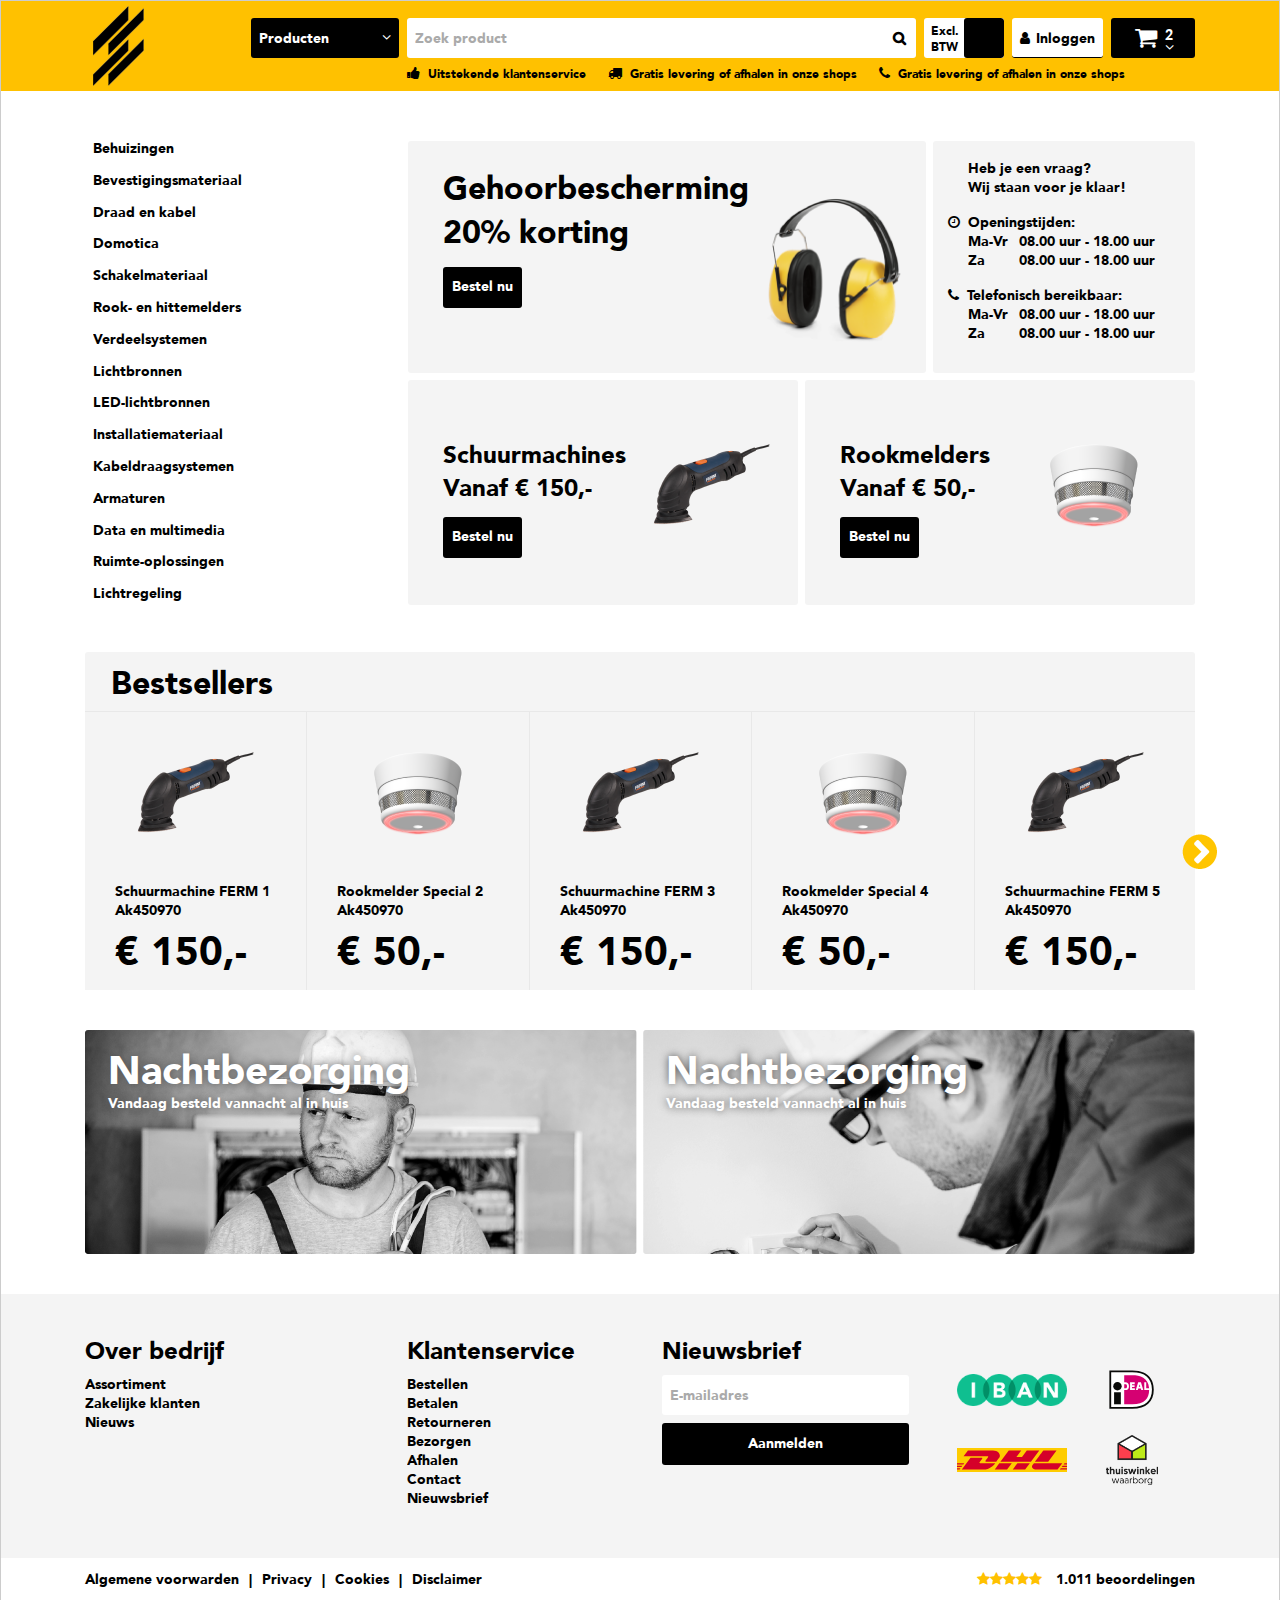
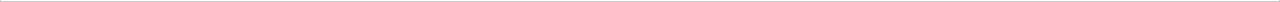
<file: index.html>
﻿<!DOCTYPE html>
<html lang="en">

<head>
    <meta charset="UTF-8">
    <title>ISM FED Courses</title>

    <!-- Main Styles-->
    <link rel="stylesheet" type="text/css" href="style/main.css">
    <link rel="stylesheet" type="text/css" href="style/media-queries.css">


    <!-- Google Fonts-->
    <link href="https://fonts.googleapis.com/css?family=Lato:900&display=swap" rel="stylesheet">

    <!-- FontAwesome CSS -->
    <link rel="stylesheet" type="text/css" href="fonts/FontAwesome-4.7.0/css/font-awesome.min.css">

    <link rel="stylesheet" type="text/css" href="fonts/FontAwesome-4.7.0/css/font-awesome.min.css">


    <!-- jQuery-->
    <script src="libs/jquery-3.4.1/jquery-3.4.1.min.js"></script>
 
     <!-- Main JS-->
    <script src="script/main.js"></script>

    <!-- Favicon -->
    <link rel="apple-touch-icon" sizes="180x180" href="favicons/apple-touch-icon.png">
    <link rel="icon" type="image/png" sizes="32x32" href="favicons/favicon-32x32.png">
    <link rel="icon" type="image/png" sizes="16x16" href="favicons/favicon-16x16.png">
    <link rel="manifest" href="favicons/site.webmanifest">

    <link rel="mask-icon" href="favicons/safari-pinned-tab.svg" color="#5bbad5">
    <!-- Mask icon for Safari pinned tabs. With the release of Mac OS X 10.11, Safari finally got pinned tabs. While all other browsers use a site's favicon for the pinned tab, Apple deemed that "not esthetically pleasing enough" and created a new type of icon for it, which they call a "mask-icon". By default, they'll use the first letter of your domain if you don't have such an image. You need a black SVG image, a hover color and some time to do a tiny bit of coding.-->

    <link rel="shortcut icon" type="image/x-icon" href="favicons/favicon.ico">
    <meta name="msapplication-TileColor" content="#da532c">

    <meta name="msapplication-config" content="favicons/browserconfig.xml">
    <!-- В серверных логах иногда можно увидеть информацию об отсуствии файла browserconfig.xml.
    Дело в том, что когда в ОС Windows 8 и выше пользователи заходят через браузеры Internet Explorer 11 или Microsoft Edge, они могут воспользоваться функцией "Закрепить сайт на начальном экране" и создать тем самым специальную плитку сайта на начальном экране Windows для быстрого доступа. К сайту в этом случае будет направлен запрос на чтение файла конфигурации браузера - того самого файла browserconfig.xml. В нем содержатся инструкции для правильного отображения плитки сайта.

    Если файла browserconfig.xml на сервере сайта нет, то будет получено сообщение об ошибке «404» (File does not exist, No such file or directory и т.д.). Плохо это или нет - решать каждому владельцу самостоятельно, однако следует учитывать, что создание пользовательских плиток Windows для сайта могло бы положительно сказаться на поведенческих факторах ранжирования и расширить взаимодействие с сайтом для пользователей, а потому наличие файла browserconfig.xml в каталоге сайта было бы полезным. -->

    <meta name="theme-color" content="#ffffff">

    <meta name="viewport" content="width=device-width, initial-scale=1.0">


</head>

<body>


    <!-- MAIN CONTENT (START) -->
    <main class="main-content">

        <div class="page-container">

            <div class="main-content-inner">

                <h1 class="seo-header-text-hidden">Homepage</h1>


                <!-- TOP CONTENT (START) -->
                <section class="top-content">

                    <h2 class="seo-header-text-hidden">Top Content</h2>

                    <!-- Product Banners (START) -->
                    <div class="product-banners">

                        <div class="product-banners-container">

                            <div class="banner">
                                <div class="banner-inner">
                                    <div class="banner-content">
                                        <div class="block-title">Gehoorbescherming 20% korting</div>
                                        <a class="banner-link btn" href="#">Bestel nu</a>
                                    </div>
                                    <div class="banner-image-container">
                                        <img src="assets/images/product-image-01-1x.png" alt="product-image-01" />
                                    </div>
                                </div>
                            </div>


                            <div class="banner small-banner">
                                <div class="banner-inner">
                                    <div class="banner-content">

                                        <div class="info-block">
                                            <p>Heb je een vraag?</p>
                                            <p>Wij staan voor je klaar!</p>
                                        </div>

                                        <div class="info-block">
                                            <div class="info-block-title">
                                                <span class="title-icon"><i class="fa fa-clock-o" aria-hidden="true"></i></span>Openingstijden:
                                            </div>
                                            <div class="info-block-working-hours">
                                                <dl class="working-hours-list">
                                                    <dt class="day">Ma-Vr</dt>
                                                    <dd class="hours">08.00 uur - 18.00 uur</dd>
                                                    <dt class="day">Za</dt>
                                                    <dd class="hours">08.00 uur - 18.00 uur</dd>
                                                </dl>
                                            </div>
                                        </div>

                                        <div class="info-block">
                                            <div class="info-block-title">
                                                <span class="title-icon"><i class="fa fa-phone" aria-hidden="true"></i></span>Telefonisch bereikbaar:
                                            </div>
                                            <div class="info-block-working-hours">
                                                <dl class="working-hours-list">
                                                    <dt class="day">Ma-Vr</dt>
                                                    <dd class="hours">08.00 uur - 18.00 uur</dd>
                                                    <dt class="day">Za</dt>
                                                    <dd class="hours">08.00 uur - 18.00 uur</dd>
                                                </dl>
                                            </div>
                                        </div>
                                    </div>
                                </div>
                            </div>


                            <div class="banner">
                                <div class="banner-inner">
                                    <div class="banner-content">
                                        <div class="block-title">Schuurmachines Vanaf € 150,-</div>
                                        <a class="banner-link btn" href="#">Bestel nu</a>
                                    </div>
                                    <div class="banner-image-container">
                                        <img src="assets/images/product-image-02-1x.png" alt="product-image-02" />
                                    </div>
                                </div>
                            </div>


                            <div class="banner">
                                <div class="banner-inner">
                                    <div class="banner-content">
                                        <div class="block-title">Rookmelders Vanaf € 50,-</div>
                                        <a class="banner-link btn" href="#">Bestel nu</a>
                                    </div>
                                    <div class="banner-image-container">
                                        <img src="assets/images/product-image-03-1x.png" alt="product-image-03" />
                                    </div>
                                </div>
                            </div>

                        </div>
                    </div>
                    <!-- Product Banners (END) -->


                    <!-- Links Sidebar (START) -->
                    <div class="links-sidebar-container">
                        <aside class="links-sidebar">
                            <ul class="link-items">
                                <li class="link-item"><a href="#">Behuizingen</a></li>
                                <li class="link-item"><a href="#">Bevestigingsmateriaal</a></li>
                                <li class="link-item"><a href="#">Draad en kabel</a></li>
                                <li class="link-item"><a href="#">Domotica</a></li>
                                <li class="link-item"><a href="#">Schakelmateriaal</a></li>
                                <li class="link-item"><a href="#">Rook- en hittemelders</a></li>
                                <li class="link-item"><a href="#">Verdeelsystemen</a></li>
                                <li class="link-item"><a href="#">Lichtbronnen</a></li>
                                <li class="link-item"><a href="#">LED-lichtbronnen</a></li>
                                <li class="link-item"><a href="#">Installatiemateriaal</a></li>
                                <li class="link-item"><a href="#">Kabeldraagsystemen</a></li>
                                <li class="link-item"><a href="#">Armaturen</a></li>
                                <li class="link-item"><a href="#">Data en multimedia</a></li>
                                <li class="link-item"><a href="#">Ruimte-oplossingen</a></li>
                                <li class="link-item"><a href="#">Lichtregeling</a></li>
                            </ul>
                        </aside>
                    </div>
                    <!-- Links Sidebar (END) -->

                </section>
                <!-- TOP CONTENT (END) -->


                <!-- PRODUCT SLIDER (START) -->
                <section class="slider-section">

                    <div class="product-slider">

                        <h2 class="block-title">Bestsellers</h2>
                        <div class="product-slider-inner-container">
                            <button class="btn-prev slider-button">
                                <span class="button-arrow"></span>
                            </button>
                            <div class="product-slider-grid-container">
                                <div class="product-slider-view">
                                    <div class="products-grid">

                                        <div class="product-tile">
                                            <a class="block-wrapping-link" href="#"></a>
                                            <div class="product-tile-inner">
                                                <div class="product-item-info">
                                                    <div class="product-photo">
                                                        <img src="assets/images/product-image-02-1x.png" alt="product-image-02" />
                                                    </div>
                                                    <div class="product-name">Schuurmachine FERM 1</div>
                                                </div>
                                                <div class="product-item-details">
                                                    <div class="product-sku">Ak450970</div>
                                                    <div class="product-price-box">€&nbsp;150,-</div>
                                                </div>
                                            </div>
                                        </div>
                                        <div class="product-tile">
                                            <a class="block-wrapping-link" href="#"></a>
                                            <div class="product-tile-inner">
                                                <div class="product-item-info">
                                                    <div class="product-photo">
                                                        <img src="assets/images/product-image-03-1x.png" alt="product-image-03" />
                                                    </div>
                                                    <div class="product-name">Rookmelder Special 2</div>
                                                </div>
                                                <div class="product-item-details">
                                                    <div class="product-sku">Ak450970</div>
                                                    <div class="product-price-box">€&nbsp;50,-</div>
                                                </div>
                                            </div>
                                        </div>
                                        <div class="product-tile">
                                            <a class="block-wrapping-link" href="#"></a>
                                            <div class="product-tile-inner">
                                                <div class="product-item-info">
                                                    <div class="product-photo">
                                                        <img src="assets/images/product-image-02-1x.png" alt="product-image-02" />
                                                    </div>
                                                    <div class="product-name">Schuurmachine FERM 3</div>
                                                </div>
                                                <div class="product-item-details">
                                                    <div class="product-sku">Ak450970</div>
                                                    <div class="product-price-box">€&nbsp;150,-</div>
                                                </div>
                                            </div>
                                        </div>
                                        <div class="product-tile">
                                            <a class="block-wrapping-link" href="#"></a>
                                            <div class="product-tile-inner">
                                                <div class="product-item-info">
                                                    <div class="product-photo">
                                                        <img src="assets/images/product-image-03-1x.png" alt="product-image-03" />
                                                    </div>
                                                    <div class="product-name">Rookmelder Special 4</div>
                                                </div>
                                                <div class="product-item-details">
                                                    <div class="product-sku">Ak450970</div>
                                                    <div class="product-price-box">€&nbsp;50,-</div>
                                                </div>
                                            </div>
                                        </div>
                                        <div class="product-tile">
                                            <a class="block-wrapping-link" href="#"></a>
                                            <div class="product-tile-inner">
                                                <div class="product-item-info">
                                                    <div class="product-photo">
                                                        <img src="assets/images/product-image-02-1x.png" alt="product-image-02" />
                                                    </div>
                                                    <div class="product-name">Schuurmachine FERM 5</div>
                                                </div>
                                                <div class="product-item-details">
                                                    <div class="product-sku">Ak450970</div>
                                                    <div class="product-price-box">€&nbsp;150,-</div>
                                                </div>
                                            </div>
                                        </div>
                                        <div class="product-tile">
                                            <a class="block-wrapping-link" href="#"></a>
                                            <div class="product-tile-inner">
                                                <div class="product-item-info">
                                                    <div class="product-photo">
                                                        <img src="assets/images/product-image-03-1x.png" alt="product-image-03" />
                                                    </div>
                                                    <div class="product-name">Rookmelder Special 6</div>
                                                </div>
                                                <div class="product-item-details">
                                                    <div class="product-sku">Ak450970</div>
                                                    <div class="product-price-box">€&nbsp;50,-</div>
                                                </div>
                                            </div>
                                        </div>
                                        <div class="product-tile">
                                            <a class="block-wrapping-link" href="#"></a>
                                            <div class="product-tile-inner">
                                                <div class="product-item-info">
                                                    <div class="product-photo">
                                                        <img src="assets/images/product-image-02-1x.png" alt="product-image-02" />
                                                    </div>
                                                    <div class="product-name">Schuurmachine FERM 7</div>
                                                </div>
                                                <div class="product-item-details">
                                                    <div class="product-sku">Ak450970</div>
                                                    <div class="product-price-box">€&nbsp;150,-</div>
                                                </div>
                                            </div>
                                        </div>


                                    </div>
                                </div>
                            </div>
                            <button class="btn-next slider-button">
                                <span class="button-arrow"></span>
                            </button>
                        </div>


                    </div>

                </section>
                <!-- PRODUCT SLIDER (END) -->



                <!-- BOTTOM BANNERS (START) -->
                <section class="bottom-banners-container">
                    <h2 class="seo-header-text-hidden">Bottom Banners</h2>

                    <div class="bottom-banner">
                        <a class="block-wrapping-link" href="#"></a>
                        <div class="bottom-banner-image-container">
                            <img class="bottom-banner-image" src="assets/images/bottom-banner-01-1x.png" alt="bottom-banner-01" />
                        </div>
                        <div class="bottom-banner-title-wrapper">
                            <div class="banner-title-container">
                                <div class="block-title">Nachtbezorging</div>
                                <div class="bottom-banner-subtitle">Vandaag besteld vannacht al in huis</div>
                            </div>
                        </div>
                    </div>

                    <div class="bottom-banner">
                        <a class="block-wrapping-link" href="#"></a>
                        <div class="bottom-banner-image-container">
                            <img class="bottom-banner-image" src="assets/images/bottom-banner-02-1x.png" alt="bottom-banner-02" />
                        </div>
                        <div class="bottom-banner-title-wrapper">
                            <div class="banner-title">
                                <div class="bottom-banner-title block-title large-text">Nachtbezorging</div>
                                <div class="bottom-banner-subtitle">Vandaag besteld vannacht al in huis</div>
                            </div>
                        </div>
                    </div>

                </section>
                <!-- BOTTOM BANNERS (END) -->


            </div>
        </div>
    </main>
    <!-- MAIN CONTENT (END) -->




    <!-- HEADER (START) -->
    <header class="header">
        <div class="page-container">
            <div class="header-wrapper">

                <!-- HEADER LOGO (START) -->
                <div class="header-logo">
                    <a href="#"><img src="assets/images/header-logo-1x.png" alt="header-logo" title="Header logo" /></a>
                </div>
                <!-- HEADER LOGO (END) -->



                <!-- HEADER MAIN CONTAINER (START) -->
                <div class="header-main-container">
                    <div class="header-main">


                        <!-- NAVIGATION MENU (START) -->

                        <!--  Menu Overlay Toggle -->
                        <input id="menu-overlay-toggle" type="checkbox">

                        <div class="navigation-wrapper">

                            <div class="menu-title-container">
                                <div class="menu-title">Menu</div>
                                <label for="menu-overlay-toggle">
                                    <span class="menu-close"><i class="fa fa-times" aria-hidden="true"></i></span>
                                </label>
                            </div>

                            <div class="navigation-menu-container">
                                <nav class="navigation-menu">
                                    <button class="trigger-menu">Producten</button>
                                    <ul class="navigation-items">
                                        <li class="navigation-item" data-product="1"><a href="#">Product 1</a></li>
                                        <li class="navigation-item" data-product="2"><a href="#">Product 2</a></li>
                                        <li class="navigation-item" data-product="3"><a href="#">Product 3</a></li>
                                        <li class="navigation-item" data-product="4"><a href="#">Product 4</a></li>
                                        <li class="navigation-item" data-product="5"><a href="#">Product 5</a></li>
                                        <li class="navigation-item" data-product="6"><a href="#">Product 6</a></li>
                                        <li class="navigation-item" data-product="7"><a href="#">Product 7</a></li>
                                    </ul>
                                </nav>
                            </div>

                        </div>

                        <!-- NAVIGATION MENU (END) -->


                        <!-- HEADER ELEMENTS (START) -->
                        <div class="header-elements-container">
                            <div class="header-elements">


                                <!-- HEADER TOP CONTAINER (START) -->
                                <div class="header-top-container">
                                    <div class="header-top">

                                        <!-- Mobile logo (START) -->
                                        <div class="header-logo-mobile">
                                            <a href="#"><img src="assets/images/header-logo-1x.png" alt="header-logo-mobile" title="Header Logo Mobile" /></a>
                                        </div>
                                        <!-- Mobile logo (END) -->


                                        <!-- SEARCH & HAMBURGER CONTAINER (START) -->
                                        <div class="search-hamburger-container">
                                            <div class="search-hamburger">

                                                <!-- Hamburger Menu Icon (START) -->
                                                <div class="hamburger-icon-container">
                                                    <label for="menu-overlay-toggle">
                                                        <span class="hamburger-icon">Menu</span>
                                                    </label>
                                                </div>
                                                <!-- Hamburger Menu Icon (END) -->

                                                <!-- SEARCH (START) -->
                                                <div class="search-bar">
                                                    <form class="search-form" action="https://www.domain.nl/catalogsearch/result/" method="get">
                                                        <input id="search-field" type="text" name="search-field" placeholder="Zoek product" maxlength="128" autocomplete="off">
                                                        <button type="submit" title="Zoek" class="search-button"></button>
                                                    </form>
                                                </div>
                                                <!-- SEARCH (END) -->

                                            </div>
                                        </div>
                                        <!-- SEARCH & HAMBURGER CONTAINER (END) -->

                                        <!-- Controls (START) -->
                                        <div class="controls-container">
                                            <div class="controls">

                                                <!-- BTW (START) -->
                                                <div class="btw">
                                                    <label class="switcher">
                                                        <input class="toggle-input" type="checkbox">
                                                        <span class="toggle">
                                                            <span>Excl. BTW</span><span>Incl. BTW</span>
                                                        </span>
                                                    </label>
                                                </div>
                                                <!-- BTW (END) -->

                                                <!-- LOGGIN (START) -->
                                                <div class="loggin-block">
                                                    <a class="loggin-link" href="#"><span class="loggin-link-text">Inloggen</span></a>
                                                </div>
                                                <!-- LOGGIN (END) -->

                                                <!-- SHOPPING CART (START) -->
                                                <div class="shopping-cart">
                                                    <a class="shopping-cart-link" href="checkout/cart/"><span class="qty">2</span></a>
                                                </div>
                                                <!-- SHOPPING CART (END) -->

                                            </div>
                                        </div>
                                        <!-- Controls (END) -->

                                    </div>
                                </div>
                                <!-- HEADER TOP CONTAINER (END) -->

                                <!-- HEADER USP (START) -->
                                <div class="header-usp-items-container">
                                    <ul class="usp-items-list">
                                        <li class="header-usp-item"><i class="fa fa-thumbs-up" aria-hidden="true"></i>Uitstekende klantenservice</li>
                                        <li class="header-usp-item "><i class="fa fa-truck" aria-hidden="true"></i>Gratis levering of afhalen in onze shops</li>
                                        <li class="header-usp-item"><i class="fa fa-phone" aria-hidden="true"></i>Gratis levering of afhalen in onze shops</li>
                                    </ul>
                                </div>
                                <!-- HEADER USP (END) -->


                            </div>
                        </div>
                        <!-- HEADER ELEMENTS (END) -->


                    </div>
                </div>
                <!-- HEADER MAIN CONTAINER (END) -->

            </div>
        </div>
    </header>
    <!-- HEADER (END) -->



    <!-- FOOTER (START) -->
    <footer class="footer">
        <div class="footer-inner-wrapper">

            <!-- Footer Top Container Blocks (START) -->
            <div class="footer-top-container">
                <div class="page-container">
                    <div class="footer-top-container-inner">

                        <!-- About Block (START) -->
                        <div class="column about-block">
                            <h4 class="block-title">Over bedrijf</h4>
                            <ul class="block-items">
                                <li><a href="#">Assortiment</a></li>
                                <li><a href="#">Zakelijke klanten</a></li>
                                <li><a href="#">Nieuws</a></li>
                            </ul>
                        </div>
                        <!-- About Block (END) -->


                        <!-- Service Block (START) -->
                        <div class="column service-block">
                            <h4 class="block-title">Klantenservice</h4>
                            <ul class="block-items">
                                <li><a href="#">Bestellen</a></li>
                                <li><a href="#">Betalen</a></li>
                                <li><a href="#">Retourneren</a></li>
                                <li><a href="#">Bezorgen</a></li>
                                <li><a href="#">Afhalen</a></li>
                                <li><a href="#">Contact</a></li>
                                <li><a href="#">Nieuwsbrief</a></li>
                            </ul>
                        </div>
                        <!-- Service Block (END) -->


                        <!-- Newsletter Subscription Block (START) -->
                        <div class="column newsletter-subscription-block">
                            <h4 class="block-title">Nieuwsbrief</h4>
                            <form class="newsletter-subscribe-form" novalidate="novalidate" action="https://www.domain.nl/newsletter/subscriber/new/" method="post">
                                <input id="newsletter-subscribe-email" name="newsletter-subscribe-email" type="email" placeholder="E-mailadres">
                                <div class="error newsletter-error">A valid e-mail address has not been entered. Check if the e-mail address contains an @ and a dot. And if there are no spaces in it</div>
                                <button class="newsletter-subscribe-button btn" title="Aanmelden" type="submit">Aanmelden</button>
                            </form>
                        </div>
                        <!-- Newsletter Subscription Block (END) -->


                        <!-- Payment icons (START) -->
                        <div class="column footer-icons">
                            <div class="payment-items-container">
                                <ul class="payment-items">
                                    <li class="payment-item">
                                        <span class="payment-logo">
                                            <img src="assets/payment-icons/iban-logo.png" alt="iban-logo" title="IBAN" />
                                        </span>
                                    </li>
                                    <li class="payment-item">
                                        <span class="payment-logo">
                                            <img src="assets/payment-icons/ideal-logo.svg" alt="ideal-logo" title="iDeal" />
                                        </span>
                                    </li>
                                    <li class="payment-item">
                                        <span class="payment-logo">
                                            <img src="assets/payment-icons/dhl-logo.svg" alt="dhl-logo" title="DHL" />
                                        </span>
                                    </li>
                                    <li class="payment-item">
                                        <span class="payment-logo">
                                            <img src="assets/payment-icons/thuiswinkel-logo.png" alt="thuiswinkel-logo" title="Thuiswinkel" />
                                        </span>
                                    </li>
                                </ul>
                            </div>
                        </div>
                        <!-- Payment icons (END) -->

                    </div>
                </div>
            </div>
            <!-- Footer Top Container Blocks (END) -->


            <!-- Footer Bottom Container Blocks (START) -->
            <div class="footer-bottom-container">
                <div class="page-container">
                    <div class="footer-bottom-container-inner">

                        <!-- Footer Bottom Menu (START) -->
                        <div class="footer-bottom-menu">
                            <a class="footer-bottom-menu-item" href="#" title="">Algemene voorwarden</a><a class="footer-bottom-menu-item" href="#" title="">Privacy</a><a class="footer-bottom-menu-item" href="#" title="">Cookies</a><a class="footer-bottom-menu-item" href="#" title="">Disclaimer</a>
                        </div>
                        <!-- Footer Bottom Menu (END) -->


                        <!-- Footer Rating (START) -->
                        <div class="footer-rating">
                            <div class="footer-rating-stars">
                                <i class="fa fa-star" aria-hidden="true"></i><i class="fa fa-star" aria-hidden="true"></i><i class="fa fa-star" aria-hidden="true"></i><i class="fa fa-star" aria-hidden="true"></i><i class="fa fa-star" aria-hidden="true"></i>
                            </div>
                            <div class="footer-rating-reviews"><span class="reviews-number">1.011</span> beoordelingen</div>
                            <!-- Instead of images "footer-rating-stars" and "footer-rating-reviews" we should use reviews online service
                           <iframe frameborder="0" scrolling="no" title="Customer reviews online service" loading="auto" src="" style="position: relative; height: 14px; width: 100%; border-style: none; display: block; overflow: hidden;"></iframe>
                           -->
                        </div>
                        <!-- Footer Rating (END) -->

                    </div>
                </div>
            </div>
            <!-- Footer Bottom Container Blocks (START) -->

        </div>

    </footer>
    <!-- FOOTER (END) -->


    <!-- ADDITIONAL (START) -->
    <div class="extras"></div>
    <div class="modals"></div>
    <!-- ADDITIONAL (END) -->

</body>

</html>
</file>
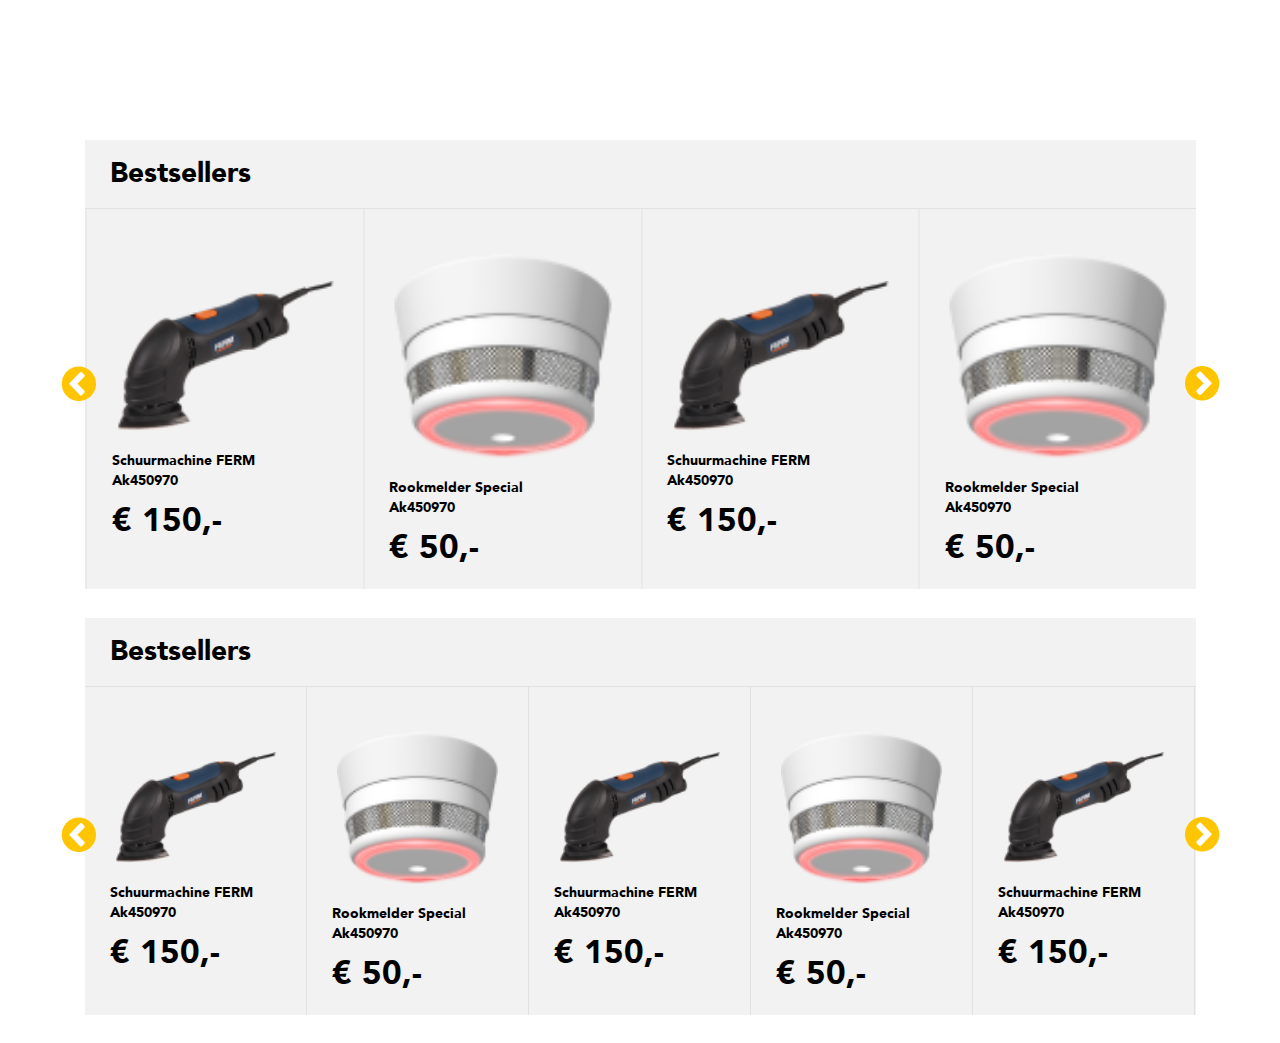
<file: drafts/slider/index.html>
﻿<!doctype html>
<html lang="en">
<head>
    <meta charset="UTF-8">
    <meta name="viewport"
          content="width=device-width, user-scalable=no, initial-scale=1.0, maximum-scale=1.0, minimum-scale=1.0">
    <meta http-equiv="X-UA-Compatible" content="ie=edge">
    <meta name="description" content="Elektrische goederen, De tools">
    <link rel="shortcut icon" href="img/favicon.ico" type="image/x-icon">
    <link rel="stylesheet" type="text/css" href="css/reset.css">
    <link rel="stylesheet" type="text/css" href="css/index.css">
    <link rel="stylesheet" type="text/css" media="screen" href="css/media_tablet.css">
    <link rel="stylesheet" type="text/css" media="screen" href="css/media_mobile.css">
    <script src="https://code.jquery.com/jquery-3.4.1.min.js"></script>
    <script src="slider.js"></script>
    <title>Homework #4 (ISM)</title>
</head>
<body>
    <main class="container">
        <section class="slider wrapper">
            <div class="slider__top-title">
                <h3>Bestsellers</h3>
            </div>
            <div class="slider__items_wrapper">
                <button class="slider__nav-arrow slider_left-arrow" type="button">
                    <img src="img/leftArrow.png" alt="">
                </button>
                <div class="slider__items first-slider">
                    <div class="slider__item">
                        <a href="#"></a>
                        <img src="img/linkedFile2.png" alt="Bestsellers">
                        <h5>Schuurmachine FERM</h5>
                        <span>Ak450970</span><br>
                        <span>€ 150,-</span>
                    </div>
                    <div class="slider__item">
                        <a href="#"></a>
                        <img src="img/linkedFile3.png" alt="Bestsellers">
                        <h5>Rookmelder Special</h5>
                        <span>Ak450970</span><br>
                        <span>€ 50,-</span>
                    </div>
                    <div class="slider__item">
                        <a href="#"></a>
                        <img src="img/linkedFile2.png" alt="Bestsellers">
                        <h5>Schuurmachine FERM</h5>
                        <span>Ak450970</span><br>
                        <span>€ 150,-</span>
                    </div>
                    <div class="slider__item">
                        <a href="#"></a>
                        <img src="img/linkedFile3.png" alt="Bestsellers">
                        <h5>Rookmelder Special</h5>
                        <span>Ak450970</span><br>
                        <span>€ 50,-</span>
                    </div>
                    <div class="slider__item">
                        <a href="#"></a>
                        <img src="img/linkedFile2.png" alt="Bestsellers">
                        <h5>Schuurmachine FERM</h5>
                        <span>Ak450970</span><br>
                        <span>€ 150,-</span>
                    </div>
                    <div class="slider__item">
                        <a href="#"></a>
                        <img src="img/linkedFile3.png" alt="Bestsellers">
                        <h5>Rookmelder Special</h5>
                        <span>Ak450970</span><br>
                        <span>€ 50,-</span>
                    </div>
                    <div class="slider__item">
                        <a href="#"></a>
                        <img src="img/linkedFile2.png" alt="Bestsellers">
                        <h5>Schuurmachine FERM</h5>
                        <span>Ak450970</span><br>
                        <span>€ 150,-</span>
                    </div>
                </div>
                <button class="slider__nav-arrow slider_right-arrow" type="button">
                    <img src="img/rightArrow.png" alt="">
                </button>
            </div>
        </section>
        <section class="slider wrapper">
            <div class="slider__top-title">
                <h3>Bestsellers</h3>
            </div>
            <div class="slider__items_wrapper">
                <button class="slider__nav-arrow slider_left-arrow" type="button">
                    <img src="img/leftArrow.png" alt="">
                </button>
                <div class="slider__items second-slider">
                    <div class="slider__item">
                        <a href="#"></a>
                        <img src="img/linkedFile2.png" alt="Bestsellers">
                        <h5>Schuurmachine FERM</h5>
                        <span>Ak450970</span><br>
                        <span>€ 150,-</span>
                    </div>
                    <div class="slider__item">
                        <a href="#"></a>
                        <img src="img/linkedFile3.png" alt="Bestsellers">
                        <h5>Rookmelder Special</h5>
                        <span>Ak450970</span><br>
                        <span>€ 50,-</span>
                    </div>
                    <div class="slider__item">
                        <a href="#"></a>
                        <img src="img/linkedFile2.png" alt="Bestsellers">
                        <h5>Schuurmachine FERM</h5>
                        <span>Ak450970</span><br>
                        <span>€ 150,-</span>
                    </div>
                    <div class="slider__item">
                        <a href="#"></a>
                        <img src="img/linkedFile3.png" alt="Bestsellers">
                        <h5>Rookmelder Special</h5>
                        <span>Ak450970</span><br>
                        <span>€ 50,-</span>
                    </div>
                    <div class="slider__item">
                        <a href="#"></a>
                        <img src="img/linkedFile2.png" alt="Bestsellers">
                        <h5>Schuurmachine FERM</h5>
                        <span>Ak450970</span><br>
                        <span>€ 150,-</span>
                    </div>
                    <div class="slider__item">
                        <a href="#"></a>
                        <img src="img/linkedFile3.png" alt="Bestsellers">
                        <h5>Rookmelder Special</h5>
                        <span>Ak450970</span><br>
                        <span>€ 50,-</span>
                    </div>
                    <div class="slider__item">
                        <a href="#"></a>
                        <img src="img/linkedFile2.png" alt="Bestsellers">
                        <h5>Schuurmachine FERM</h5>
                        <span>Ak450970</span><br>
                        <span>€ 150,-</span>
                    </div>
                </div>
                <button class="slider__nav-arrow slider_right-arrow" type="button">
                    <img src="img/rightArrow.png" alt="">
                </button>
            </div>
        </section>
    </main>
</body>
</html>
</file>
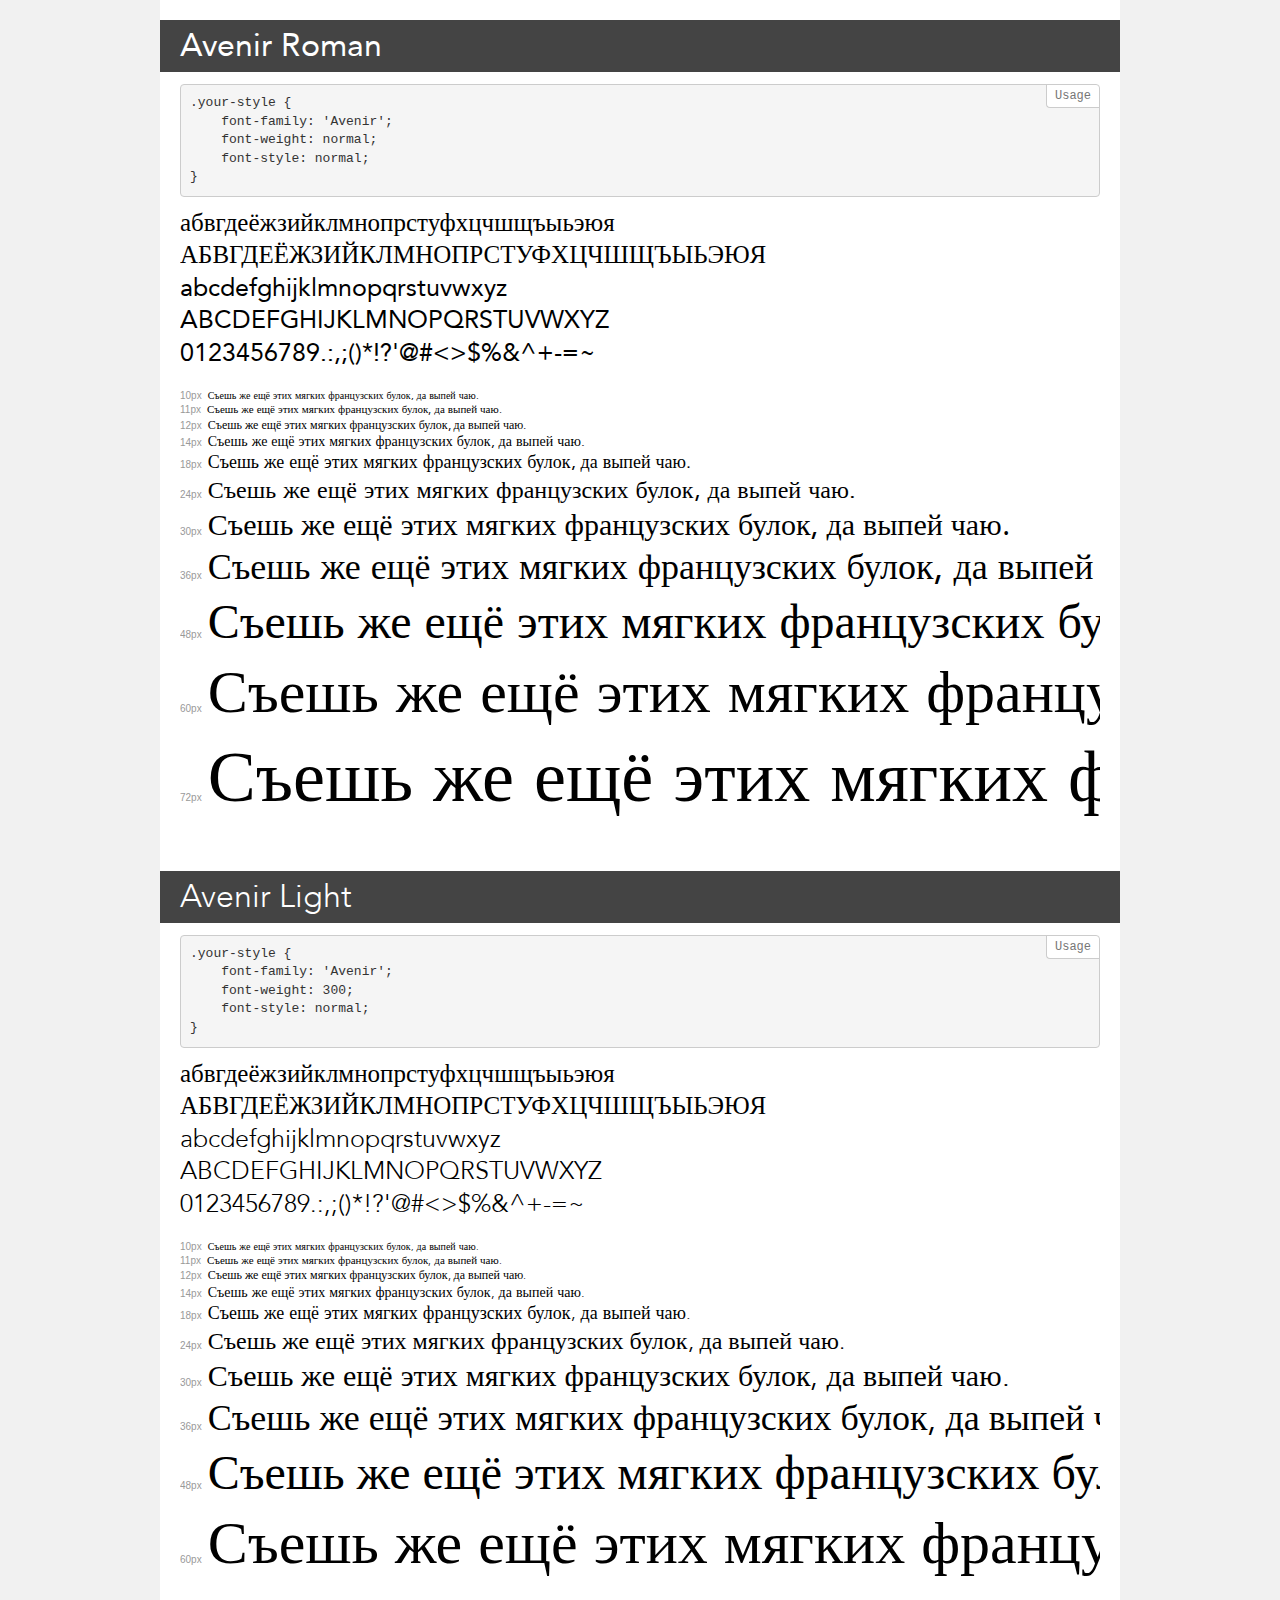
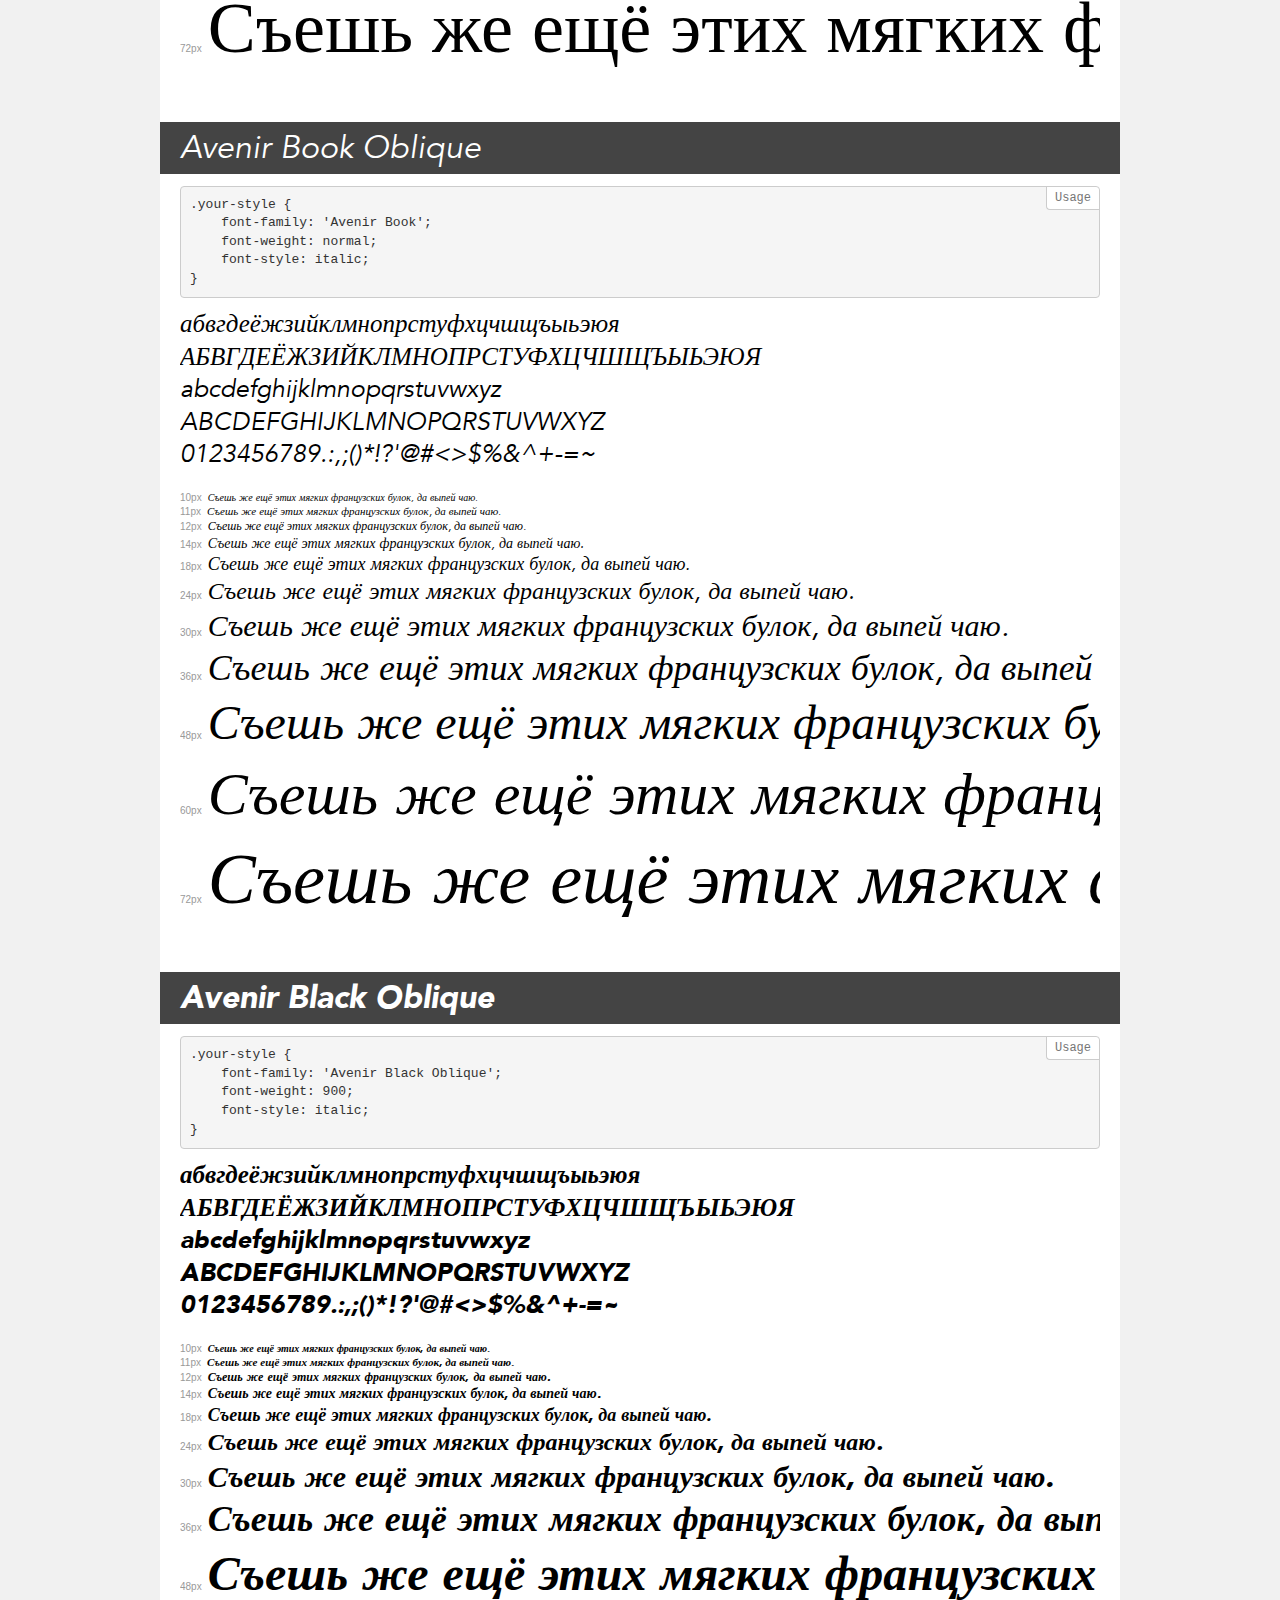
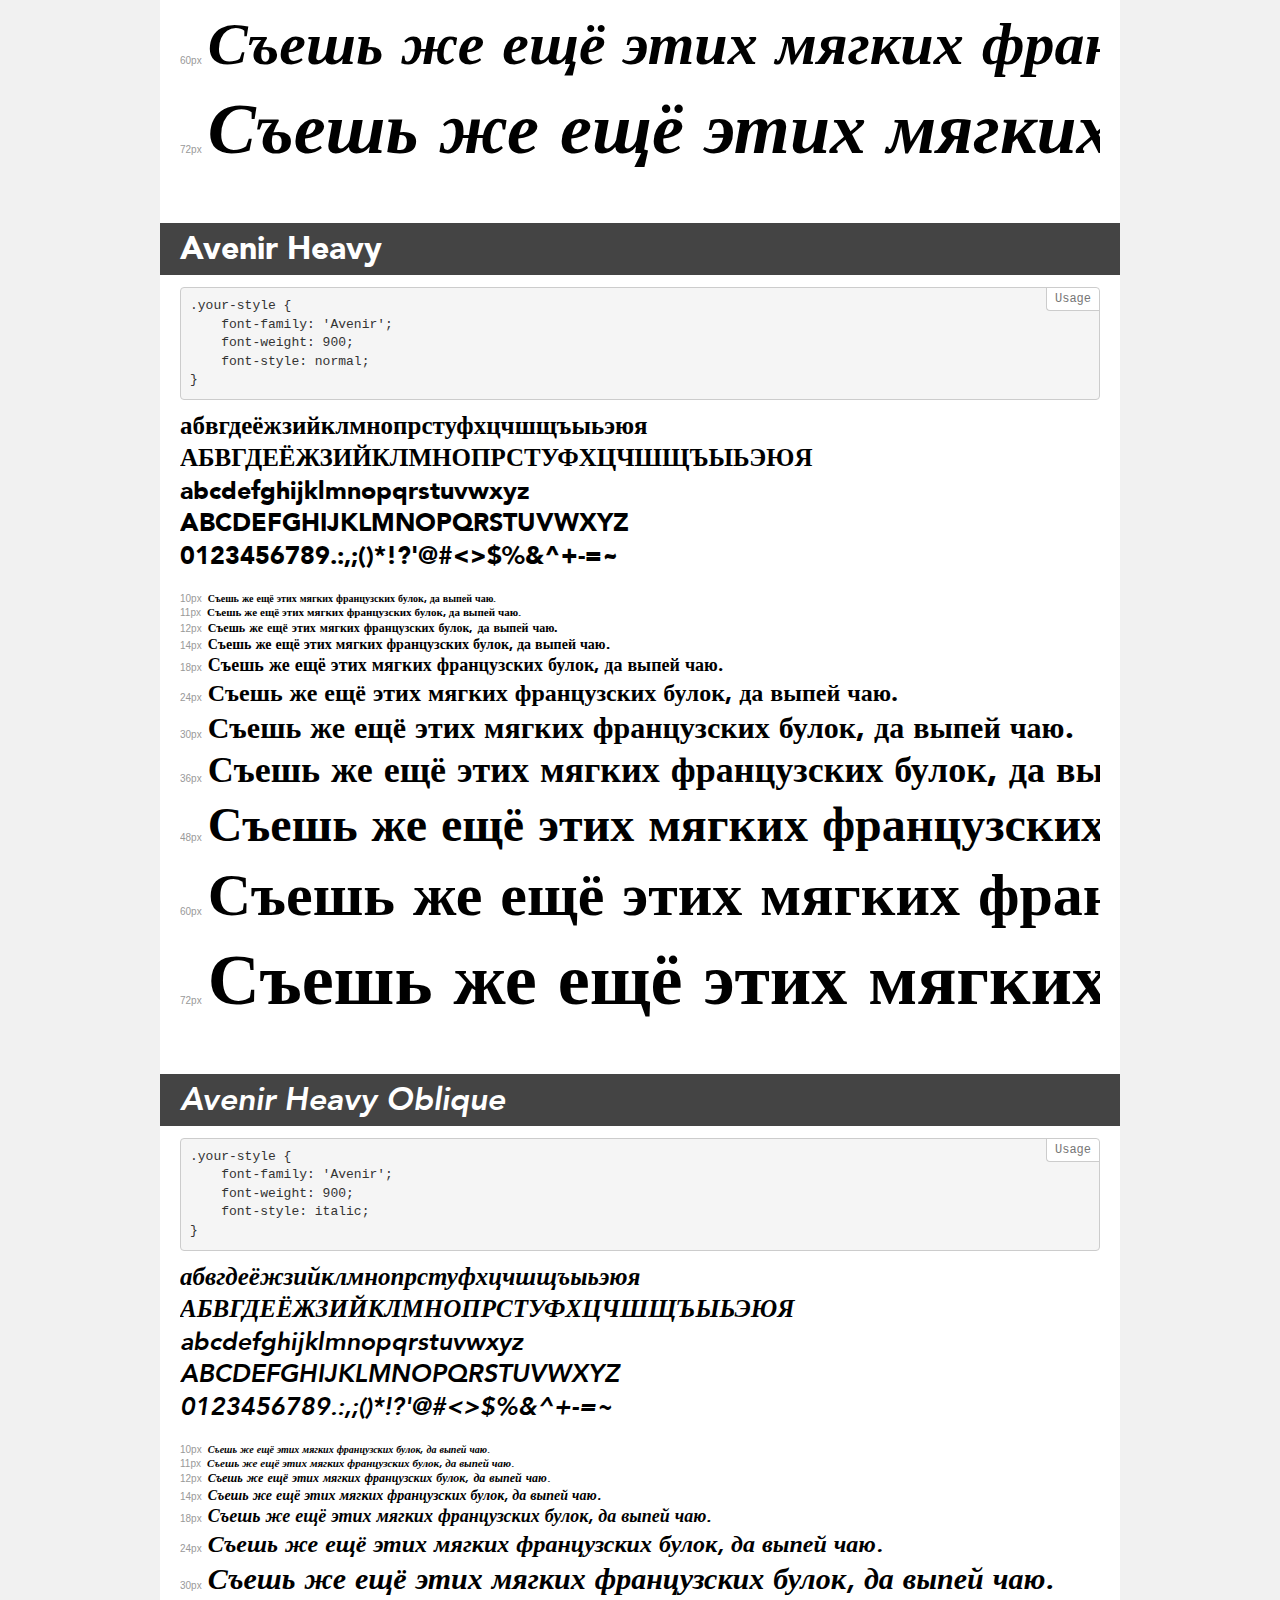
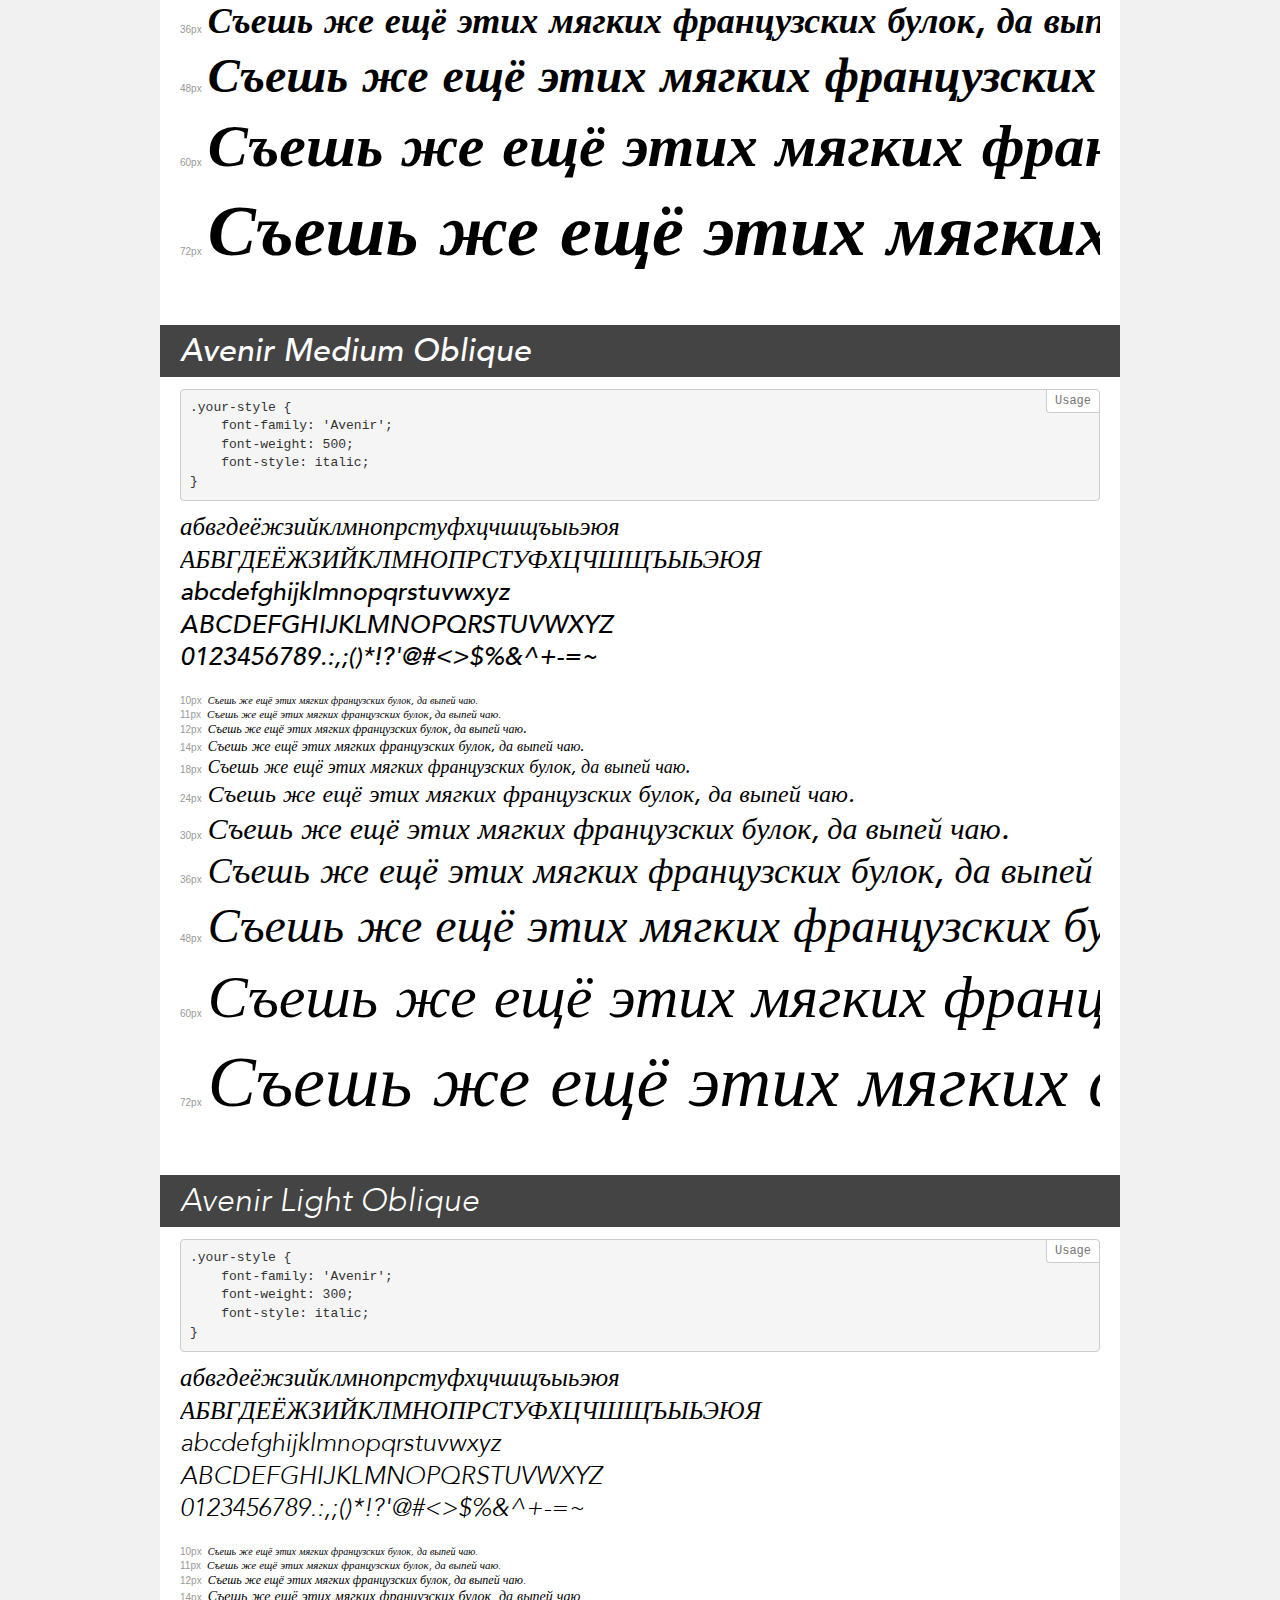
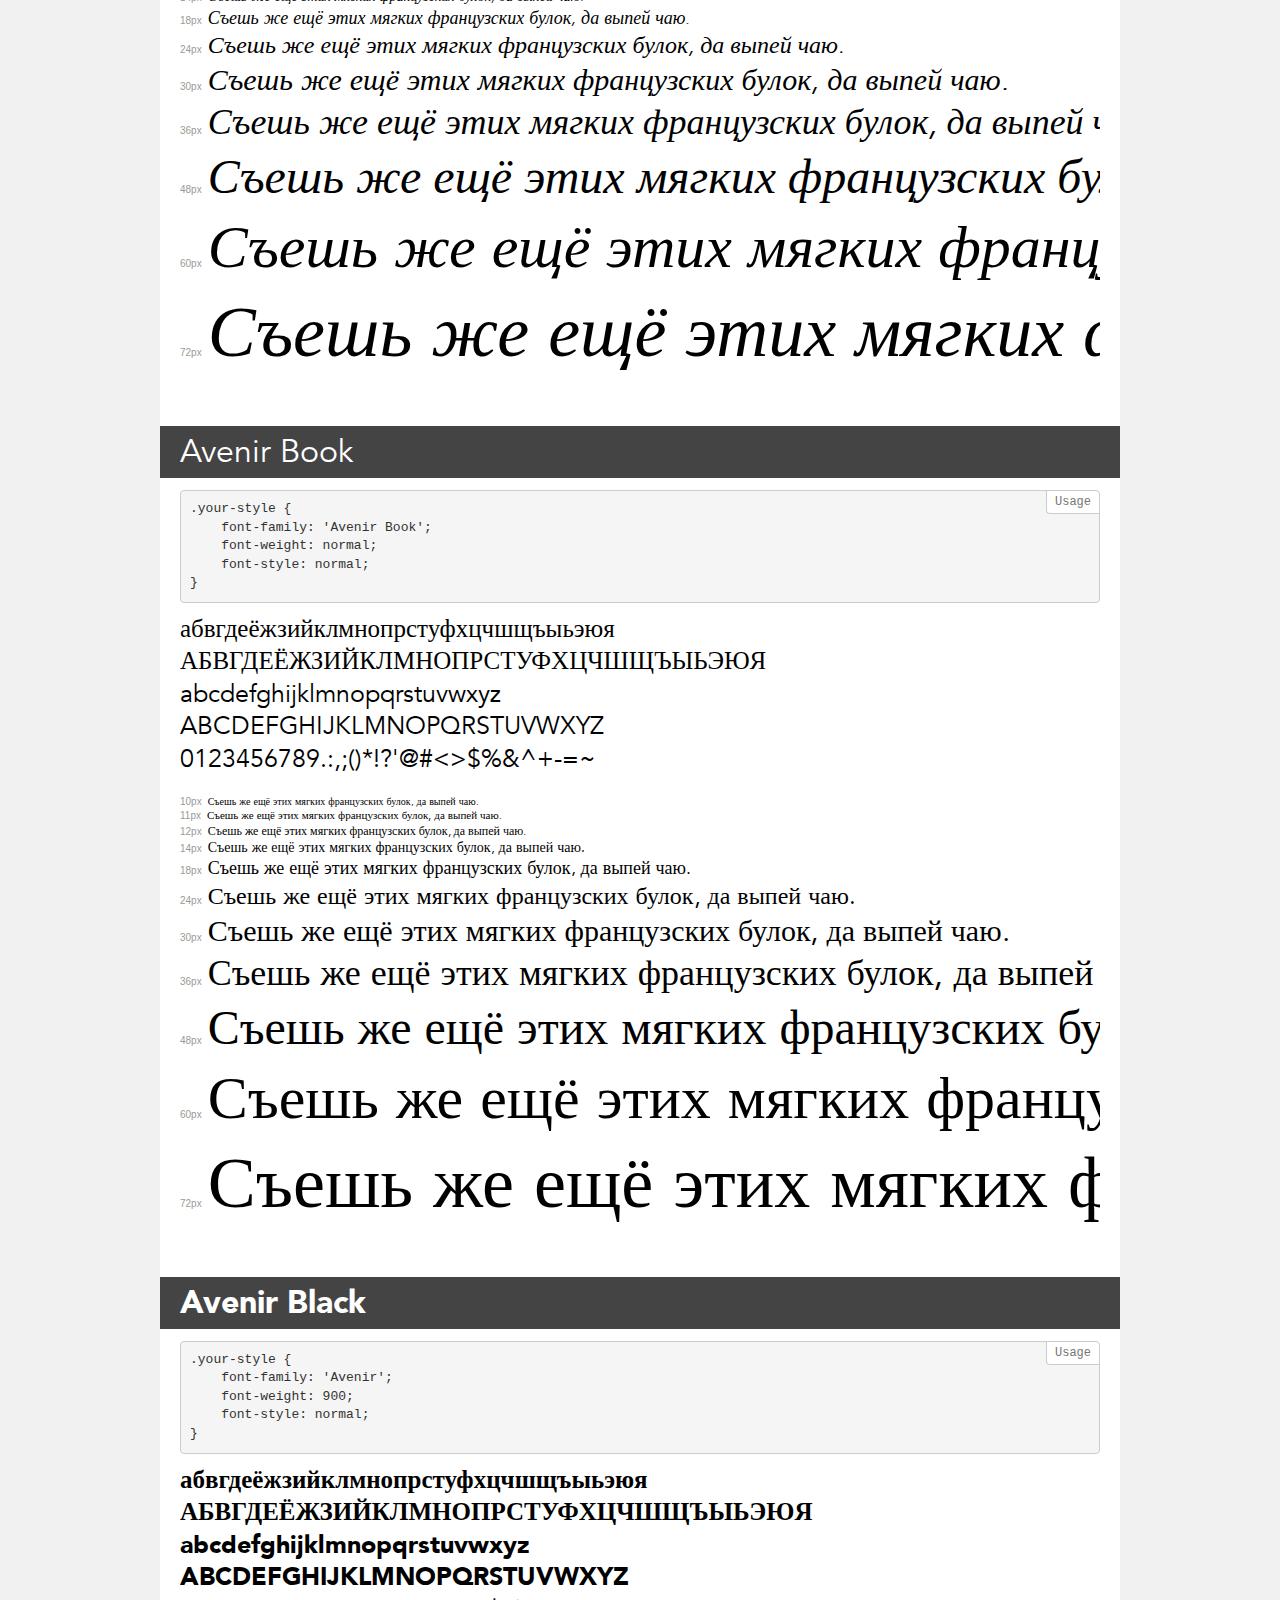
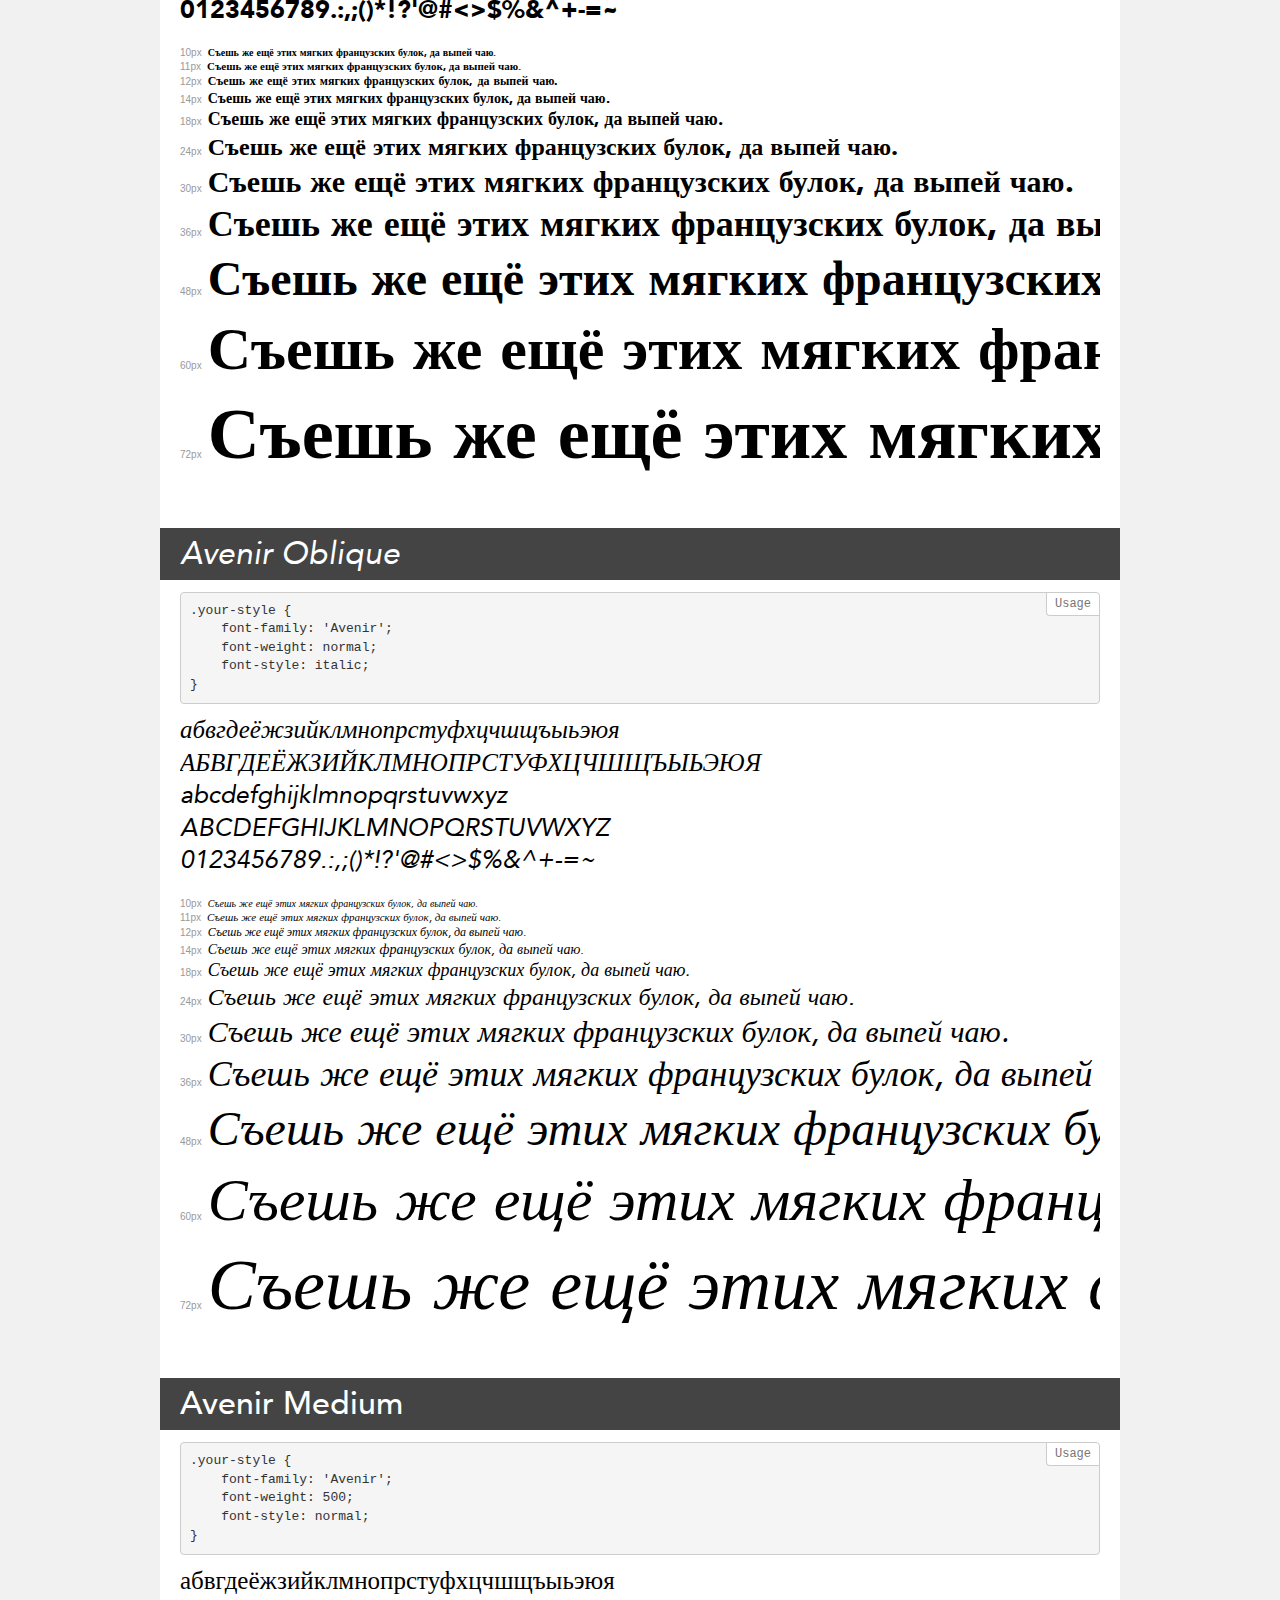
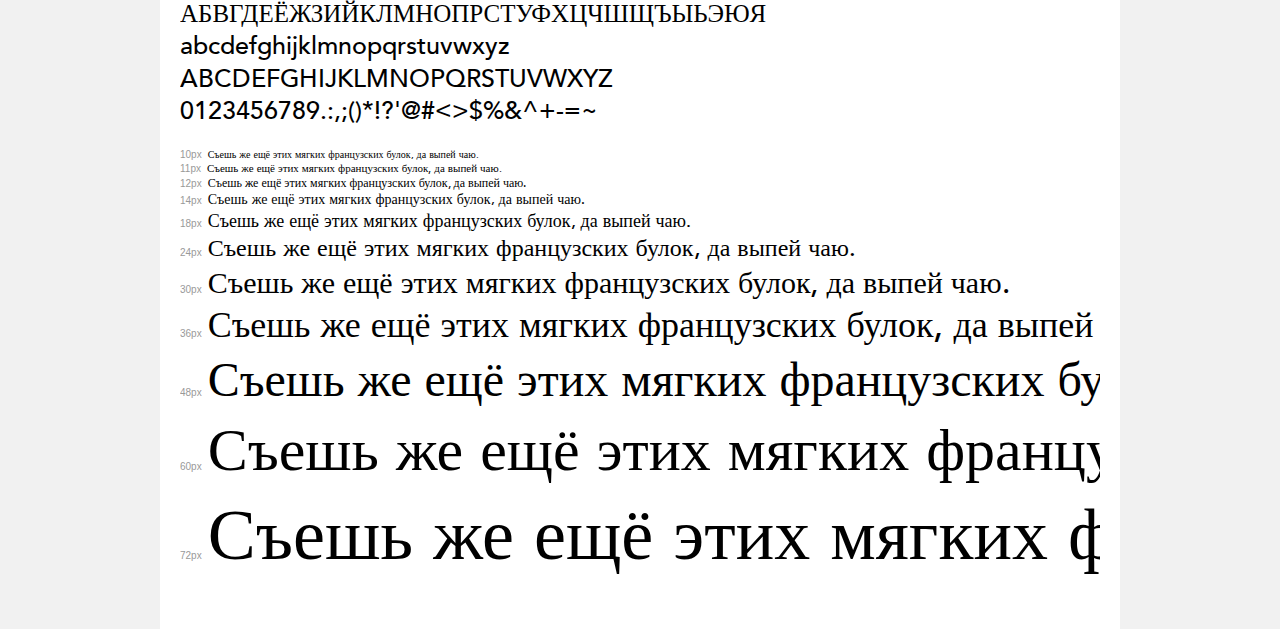
<file: fonts/demo.html>
<!DOCTYPE html>
<html>
<head>
    <meta charset="utf-8">
    <meta http-equiv="X-UA-Compatible" content="IE=edge">
    <meta name="viewport" content="width=device-width, initial-scale=1">
    <meta name="robots" content="noindex, noarchive">
    <meta name="format-detection" content="telephone=no">
    <title>Transfonter demo</title>
    <link href="stylesheet.css" rel="stylesheet">
    <style>
        /*
        http://meyerweb.com/eric/tools/css/reset/
        v2.0 | 20110126
        License: none (public domain)
        */
        html, body, div, span, applet, object, iframe,
        h1, h2, h3, h4, h5, h6, p, blockquote, pre,
        a, abbr, acronym, address, big, cite, code,
        del, dfn, em, img, ins, kbd, q, s, samp,
        small, strike, strong, sub, sup, tt, var,
        b, u, i, center,
        dl, dt, dd, ol, ul, li,
        fieldset, form, label, legend,
        table, caption, tbody, tfoot, thead, tr, th, td,
        article, aside, canvas, details, embed,
        figure, figcaption, footer, header, hgroup,
        menu, nav, output, ruby, section, summary,
        time, mark, audio, video {
            margin: 0;
            padding: 0;
            border: 0;
            font-size: 100%;
            font: inherit;
            vertical-align: baseline;
        }
        /* HTML5 display-role reset for older browsers */
        article, aside, details, figcaption, figure,
        footer, header, hgroup, menu, nav, section {
            display: block;
        }
        body {
            line-height: 1;
        }
        ol, ul {
            list-style: none;
        }
        blockquote, q {
            quotes: none;
        }
        blockquote:before, blockquote:after,
        q:before, q:after {
            content: '';
            content: none;
        }
        table {
            border-collapse: collapse;
            border-spacing: 0;
        }
        /* common styles */
        body {
            background: #f1f1f1;
            color: #000;
        }
        .page {
            background: #fff;
            width: 920px;
            margin: 0 auto;
            padding: 20px 20px 0 20px;
            overflow: hidden;
        }
        .font-container {
            overflow-x: auto;
            overflow-y: hidden;
            margin-bottom: 40px;
            line-height: 1.3;
            white-space: nowrap;
            padding-bottom: 5px;
        }
        h1 {
            position: relative;
            background: #444;
            font-size: 32px;
            color: #fff;
            padding: 10px 20px;
            margin: 0 -20px 12px -20px;
        }
        .letters {
            font-size: 25px;
            margin-bottom: 20px;
        }
        .s10:before {
            content: '10px';
        }
        .s11:before {
            content: '11px';
        }
        .s12:before {
            content: '12px';
        }
        .s14:before {
            content: '14px';
        }
        .s18:before {
            content: '18px';
        }
        .s24:before {
            content: '24px';
        }
        .s30:before {
            content: '30px';
        }
        .s36:before {
            content: '36px';
        }
        .s48:before {
            content: '48px';
        }
        .s60:before {
            content: '60px';
        }
        .s72:before {
            content: '72px';
        }
        .s10:before, .s11:before, .s12:before, .s14:before,
        .s18:before, .s24:before, .s30:before, .s36:before,
        .s48:before, .s60:before, .s72:before {
            font-family: Arial, sans-serif;
            font-size: 10px;
            font-weight: normal;
            font-style: normal;
            color: #999;
            padding-right: 6px;
        }
        pre {
            display: block;
            position: relative;
            padding: 9px;
            margin: 0 0 10px;
            font-family: Monaco, Menlo, Consolas, "Courier New", monospace !important;
            font-size: 13px;
            line-height: 1.428571429;
            color: #333;
            font-weight: normal !important;
            font-style: normal !important;
            background-color: #f5f5f5;
            border: 1px solid #ccc;
            overflow-x: auto;
            border-radius: 4px;
        }
        pre:after {
            display: block;
            position: absolute;
            right: 0;
            top: 0;
            content: 'Usage';
            line-height: 1;
            padding: 5px 8px;
            font-size: 12px;
            color: #767676;
            background-color: #fff;
            border: 1px solid #ccc;
            border-right: none;
            border-top: none;
            border-radius: 0 4px 0 4px;
            z-index: 10;
        }
        /* responsive */
        @media (max-width: 959px) {
            .page {
                width: auto;
                margin: 0;
            }
        }
    </style>
</head>
<body>
<div class="page">
    <div class="demo" style="font-family: 'Avenir'; font-weight: normal; font-style: normal;">
        <h1>Avenir Roman</h1>
        <pre>.your-style {
    font-family: 'Avenir';
    font-weight: normal;
    font-style: normal;
}</pre>
        <div class="font-container">
            <p class="letters">
                абвгдеёжзийклмнопрстуфхцчшщъыьэюя<br>
АБВГДЕЁЖЗИЙКЛМНОПРСТУФХЦЧШЩЪЫЬЭЮЯ<br>
abcdefghijklmnopqrstuvwxyz<br>
ABCDEFGHIJKLMNOPQRSTUVWXYZ<br>
                0123456789.:,;()*!?'@#<>$%&^+-=~
            </p>
            <p class="s10" style="font-size: 10px;">Съешь же ещё этих мягких французских булок, да выпей чаю.</p>
            <p class="s11" style="font-size: 11px;">Съешь же ещё этих мягких французских булок, да выпей чаю.</p>
            <p class="s12" style="font-size: 12px;">Съешь же ещё этих мягких французских булок, да выпей чаю.</p>
            <p class="s14" style="font-size: 14px;">Съешь же ещё этих мягких французских булок, да выпей чаю.</p>
            <p class="s18" style="font-size: 18px;">Съешь же ещё этих мягких французских булок, да выпей чаю.</p>
            <p class="s24" style="font-size: 24px;">Съешь же ещё этих мягких французских булок, да выпей чаю.</p>
            <p class="s30" style="font-size: 30px;">Съешь же ещё этих мягких французских булок, да выпей чаю.</p>
            <p class="s36" style="font-size: 36px;">Съешь же ещё этих мягких французских булок, да выпей чаю.</p>
            <p class="s48" style="font-size: 48px;">Съешь же ещё этих мягких французских булок, да выпей чаю.</p>
            <p class="s60" style="font-size: 60px;">Съешь же ещё этих мягких французских булок, да выпей чаю.</p>
            <p class="s72" style="font-size: 72px;">Съешь же ещё этих мягких французских булок, да выпей чаю.</p>
        </div>
    </div>
    <div class="demo" style="font-family: 'Avenir'; font-weight: 300; font-style: normal;">
        <h1>Avenir Light</h1>
        <pre>.your-style {
    font-family: 'Avenir';
    font-weight: 300;
    font-style: normal;
}</pre>
        <div class="font-container">
            <p class="letters">
                абвгдеёжзийклмнопрстуфхцчшщъыьэюя<br>
АБВГДЕЁЖЗИЙКЛМНОПРСТУФХЦЧШЩЪЫЬЭЮЯ<br>
abcdefghijklmnopqrstuvwxyz<br>
ABCDEFGHIJKLMNOPQRSTUVWXYZ<br>
                0123456789.:,;()*!?'@#<>$%&^+-=~
            </p>
            <p class="s10" style="font-size: 10px;">Съешь же ещё этих мягких французских булок, да выпей чаю.</p>
            <p class="s11" style="font-size: 11px;">Съешь же ещё этих мягких французских булок, да выпей чаю.</p>
            <p class="s12" style="font-size: 12px;">Съешь же ещё этих мягких французских булок, да выпей чаю.</p>
            <p class="s14" style="font-size: 14px;">Съешь же ещё этих мягких французских булок, да выпей чаю.</p>
            <p class="s18" style="font-size: 18px;">Съешь же ещё этих мягких французских булок, да выпей чаю.</p>
            <p class="s24" style="font-size: 24px;">Съешь же ещё этих мягких французских булок, да выпей чаю.</p>
            <p class="s30" style="font-size: 30px;">Съешь же ещё этих мягких французских булок, да выпей чаю.</p>
            <p class="s36" style="font-size: 36px;">Съешь же ещё этих мягких французских булок, да выпей чаю.</p>
            <p class="s48" style="font-size: 48px;">Съешь же ещё этих мягких французских булок, да выпей чаю.</p>
            <p class="s60" style="font-size: 60px;">Съешь же ещё этих мягких французских булок, да выпей чаю.</p>
            <p class="s72" style="font-size: 72px;">Съешь же ещё этих мягких французских булок, да выпей чаю.</p>
        </div>
    </div>
    <div class="demo" style="font-family: 'Avenir Book'; font-weight: normal; font-style: italic;">
        <h1>Avenir Book Oblique</h1>
        <pre>.your-style {
    font-family: 'Avenir Book';
    font-weight: normal;
    font-style: italic;
}</pre>
        <div class="font-container">
            <p class="letters">
                абвгдеёжзийклмнопрстуфхцчшщъыьэюя<br>
АБВГДЕЁЖЗИЙКЛМНОПРСТУФХЦЧШЩЪЫЬЭЮЯ<br>
abcdefghijklmnopqrstuvwxyz<br>
ABCDEFGHIJKLMNOPQRSTUVWXYZ<br>
                0123456789.:,;()*!?'@#<>$%&^+-=~
            </p>
            <p class="s10" style="font-size: 10px;">Съешь же ещё этих мягких французских булок, да выпей чаю.</p>
            <p class="s11" style="font-size: 11px;">Съешь же ещё этих мягких французских булок, да выпей чаю.</p>
            <p class="s12" style="font-size: 12px;">Съешь же ещё этих мягких французских булок, да выпей чаю.</p>
            <p class="s14" style="font-size: 14px;">Съешь же ещё этих мягких французских булок, да выпей чаю.</p>
            <p class="s18" style="font-size: 18px;">Съешь же ещё этих мягких французских булок, да выпей чаю.</p>
            <p class="s24" style="font-size: 24px;">Съешь же ещё этих мягких французских булок, да выпей чаю.</p>
            <p class="s30" style="font-size: 30px;">Съешь же ещё этих мягких французских булок, да выпей чаю.</p>
            <p class="s36" style="font-size: 36px;">Съешь же ещё этих мягких французских булок, да выпей чаю.</p>
            <p class="s48" style="font-size: 48px;">Съешь же ещё этих мягких французских булок, да выпей чаю.</p>
            <p class="s60" style="font-size: 60px;">Съешь же ещё этих мягких французских булок, да выпей чаю.</p>
            <p class="s72" style="font-size: 72px;">Съешь же ещё этих мягких французских булок, да выпей чаю.</p>
        </div>
    </div>
    <div class="demo" style="font-family: 'Avenir Black Oblique'; font-weight: 900; font-style: italic;">
        <h1>Avenir Black Oblique</h1>
        <pre>.your-style {
    font-family: 'Avenir Black Oblique';
    font-weight: 900;
    font-style: italic;
}</pre>
        <div class="font-container">
            <p class="letters">
                абвгдеёжзийклмнопрстуфхцчшщъыьэюя<br>
АБВГДЕЁЖЗИЙКЛМНОПРСТУФХЦЧШЩЪЫЬЭЮЯ<br>
abcdefghijklmnopqrstuvwxyz<br>
ABCDEFGHIJKLMNOPQRSTUVWXYZ<br>
                0123456789.:,;()*!?'@#<>$%&^+-=~
            </p>
            <p class="s10" style="font-size: 10px;">Съешь же ещё этих мягких французских булок, да выпей чаю.</p>
            <p class="s11" style="font-size: 11px;">Съешь же ещё этих мягких французских булок, да выпей чаю.</p>
            <p class="s12" style="font-size: 12px;">Съешь же ещё этих мягких французских булок, да выпей чаю.</p>
            <p class="s14" style="font-size: 14px;">Съешь же ещё этих мягких французских булок, да выпей чаю.</p>
            <p class="s18" style="font-size: 18px;">Съешь же ещё этих мягких французских булок, да выпей чаю.</p>
            <p class="s24" style="font-size: 24px;">Съешь же ещё этих мягких французских булок, да выпей чаю.</p>
            <p class="s30" style="font-size: 30px;">Съешь же ещё этих мягких французских булок, да выпей чаю.</p>
            <p class="s36" style="font-size: 36px;">Съешь же ещё этих мягких французских булок, да выпей чаю.</p>
            <p class="s48" style="font-size: 48px;">Съешь же ещё этих мягких французских булок, да выпей чаю.</p>
            <p class="s60" style="font-size: 60px;">Съешь же ещё этих мягких французских булок, да выпей чаю.</p>
            <p class="s72" style="font-size: 72px;">Съешь же ещё этих мягких французских булок, да выпей чаю.</p>
        </div>
    </div>
    <div class="demo" style="font-family: 'Avenir'; font-weight: 900; font-style: normal;">
        <h1>Avenir Heavy</h1>
        <pre>.your-style {
    font-family: 'Avenir';
    font-weight: 900;
    font-style: normal;
}</pre>
        <div class="font-container">
            <p class="letters">
                абвгдеёжзийклмнопрстуфхцчшщъыьэюя<br>
АБВГДЕЁЖЗИЙКЛМНОПРСТУФХЦЧШЩЪЫЬЭЮЯ<br>
abcdefghijklmnopqrstuvwxyz<br>
ABCDEFGHIJKLMNOPQRSTUVWXYZ<br>
                0123456789.:,;()*!?'@#<>$%&^+-=~
            </p>
            <p class="s10" style="font-size: 10px;">Съешь же ещё этих мягких французских булок, да выпей чаю.</p>
            <p class="s11" style="font-size: 11px;">Съешь же ещё этих мягких французских булок, да выпей чаю.</p>
            <p class="s12" style="font-size: 12px;">Съешь же ещё этих мягких французских булок, да выпей чаю.</p>
            <p class="s14" style="font-size: 14px;">Съешь же ещё этих мягких французских булок, да выпей чаю.</p>
            <p class="s18" style="font-size: 18px;">Съешь же ещё этих мягких французских булок, да выпей чаю.</p>
            <p class="s24" style="font-size: 24px;">Съешь же ещё этих мягких французских булок, да выпей чаю.</p>
            <p class="s30" style="font-size: 30px;">Съешь же ещё этих мягких французских булок, да выпей чаю.</p>
            <p class="s36" style="font-size: 36px;">Съешь же ещё этих мягких французских булок, да выпей чаю.</p>
            <p class="s48" style="font-size: 48px;">Съешь же ещё этих мягких французских булок, да выпей чаю.</p>
            <p class="s60" style="font-size: 60px;">Съешь же ещё этих мягких французских булок, да выпей чаю.</p>
            <p class="s72" style="font-size: 72px;">Съешь же ещё этих мягких французских булок, да выпей чаю.</p>
        </div>
    </div>
    <div class="demo" style="font-family: 'Avenir'; font-weight: 900; font-style: italic;">
        <h1>Avenir Heavy Oblique</h1>
        <pre>.your-style {
    font-family: 'Avenir';
    font-weight: 900;
    font-style: italic;
}</pre>
        <div class="font-container">
            <p class="letters">
                абвгдеёжзийклмнопрстуфхцчшщъыьэюя<br>
АБВГДЕЁЖЗИЙКЛМНОПРСТУФХЦЧШЩЪЫЬЭЮЯ<br>
abcdefghijklmnopqrstuvwxyz<br>
ABCDEFGHIJKLMNOPQRSTUVWXYZ<br>
                0123456789.:,;()*!?'@#<>$%&^+-=~
            </p>
            <p class="s10" style="font-size: 10px;">Съешь же ещё этих мягких французских булок, да выпей чаю.</p>
            <p class="s11" style="font-size: 11px;">Съешь же ещё этих мягких французских булок, да выпей чаю.</p>
            <p class="s12" style="font-size: 12px;">Съешь же ещё этих мягких французских булок, да выпей чаю.</p>
            <p class="s14" style="font-size: 14px;">Съешь же ещё этих мягких французских булок, да выпей чаю.</p>
            <p class="s18" style="font-size: 18px;">Съешь же ещё этих мягких французских булок, да выпей чаю.</p>
            <p class="s24" style="font-size: 24px;">Съешь же ещё этих мягких французских булок, да выпей чаю.</p>
            <p class="s30" style="font-size: 30px;">Съешь же ещё этих мягких французских булок, да выпей чаю.</p>
            <p class="s36" style="font-size: 36px;">Съешь же ещё этих мягких французских булок, да выпей чаю.</p>
            <p class="s48" style="font-size: 48px;">Съешь же ещё этих мягких французских булок, да выпей чаю.</p>
            <p class="s60" style="font-size: 60px;">Съешь же ещё этих мягких французских булок, да выпей чаю.</p>
            <p class="s72" style="font-size: 72px;">Съешь же ещё этих мягких французских булок, да выпей чаю.</p>
        </div>
    </div>
    <div class="demo" style="font-family: 'Avenir'; font-weight: 500; font-style: italic;">
        <h1>Avenir Medium Oblique</h1>
        <pre>.your-style {
    font-family: 'Avenir';
    font-weight: 500;
    font-style: italic;
}</pre>
        <div class="font-container">
            <p class="letters">
                абвгдеёжзийклмнопрстуфхцчшщъыьэюя<br>
АБВГДЕЁЖЗИЙКЛМНОПРСТУФХЦЧШЩЪЫЬЭЮЯ<br>
abcdefghijklmnopqrstuvwxyz<br>
ABCDEFGHIJKLMNOPQRSTUVWXYZ<br>
                0123456789.:,;()*!?'@#<>$%&^+-=~
            </p>
            <p class="s10" style="font-size: 10px;">Съешь же ещё этих мягких французских булок, да выпей чаю.</p>
            <p class="s11" style="font-size: 11px;">Съешь же ещё этих мягких французских булок, да выпей чаю.</p>
            <p class="s12" style="font-size: 12px;">Съешь же ещё этих мягких французских булок, да выпей чаю.</p>
            <p class="s14" style="font-size: 14px;">Съешь же ещё этих мягких французских булок, да выпей чаю.</p>
            <p class="s18" style="font-size: 18px;">Съешь же ещё этих мягких французских булок, да выпей чаю.</p>
            <p class="s24" style="font-size: 24px;">Съешь же ещё этих мягких французских булок, да выпей чаю.</p>
            <p class="s30" style="font-size: 30px;">Съешь же ещё этих мягких французских булок, да выпей чаю.</p>
            <p class="s36" style="font-size: 36px;">Съешь же ещё этих мягких французских булок, да выпей чаю.</p>
            <p class="s48" style="font-size: 48px;">Съешь же ещё этих мягких французских булок, да выпей чаю.</p>
            <p class="s60" style="font-size: 60px;">Съешь же ещё этих мягких французских булок, да выпей чаю.</p>
            <p class="s72" style="font-size: 72px;">Съешь же ещё этих мягких французских булок, да выпей чаю.</p>
        </div>
    </div>
    <div class="demo" style="font-family: 'Avenir'; font-weight: 300; font-style: italic;">
        <h1>Avenir Light Oblique</h1>
        <pre>.your-style {
    font-family: 'Avenir';
    font-weight: 300;
    font-style: italic;
}</pre>
        <div class="font-container">
            <p class="letters">
                абвгдеёжзийклмнопрстуфхцчшщъыьэюя<br>
АБВГДЕЁЖЗИЙКЛМНОПРСТУФХЦЧШЩЪЫЬЭЮЯ<br>
abcdefghijklmnopqrstuvwxyz<br>
ABCDEFGHIJKLMNOPQRSTUVWXYZ<br>
                0123456789.:,;()*!?'@#<>$%&^+-=~
            </p>
            <p class="s10" style="font-size: 10px;">Съешь же ещё этих мягких французских булок, да выпей чаю.</p>
            <p class="s11" style="font-size: 11px;">Съешь же ещё этих мягких французских булок, да выпей чаю.</p>
            <p class="s12" style="font-size: 12px;">Съешь же ещё этих мягких французских булок, да выпей чаю.</p>
            <p class="s14" style="font-size: 14px;">Съешь же ещё этих мягких французских булок, да выпей чаю.</p>
            <p class="s18" style="font-size: 18px;">Съешь же ещё этих мягких французских булок, да выпей чаю.</p>
            <p class="s24" style="font-size: 24px;">Съешь же ещё этих мягких французских булок, да выпей чаю.</p>
            <p class="s30" style="font-size: 30px;">Съешь же ещё этих мягких французских булок, да выпей чаю.</p>
            <p class="s36" style="font-size: 36px;">Съешь же ещё этих мягких французских булок, да выпей чаю.</p>
            <p class="s48" style="font-size: 48px;">Съешь же ещё этих мягких французских булок, да выпей чаю.</p>
            <p class="s60" style="font-size: 60px;">Съешь же ещё этих мягких французских булок, да выпей чаю.</p>
            <p class="s72" style="font-size: 72px;">Съешь же ещё этих мягких французских булок, да выпей чаю.</p>
        </div>
    </div>
    <div class="demo" style="font-family: 'Avenir Book'; font-weight: normal; font-style: normal;">
        <h1>Avenir Book</h1>
        <pre>.your-style {
    font-family: 'Avenir Book';
    font-weight: normal;
    font-style: normal;
}</pre>
        <div class="font-container">
            <p class="letters">
                абвгдеёжзийклмнопрстуфхцчшщъыьэюя<br>
АБВГДЕЁЖЗИЙКЛМНОПРСТУФХЦЧШЩЪЫЬЭЮЯ<br>
abcdefghijklmnopqrstuvwxyz<br>
ABCDEFGHIJKLMNOPQRSTUVWXYZ<br>
                0123456789.:,;()*!?'@#<>$%&^+-=~
            </p>
            <p class="s10" style="font-size: 10px;">Съешь же ещё этих мягких французских булок, да выпей чаю.</p>
            <p class="s11" style="font-size: 11px;">Съешь же ещё этих мягких французских булок, да выпей чаю.</p>
            <p class="s12" style="font-size: 12px;">Съешь же ещё этих мягких французских булок, да выпей чаю.</p>
            <p class="s14" style="font-size: 14px;">Съешь же ещё этих мягких французских булок, да выпей чаю.</p>
            <p class="s18" style="font-size: 18px;">Съешь же ещё этих мягких французских булок, да выпей чаю.</p>
            <p class="s24" style="font-size: 24px;">Съешь же ещё этих мягких французских булок, да выпей чаю.</p>
            <p class="s30" style="font-size: 30px;">Съешь же ещё этих мягких французских булок, да выпей чаю.</p>
            <p class="s36" style="font-size: 36px;">Съешь же ещё этих мягких французских булок, да выпей чаю.</p>
            <p class="s48" style="font-size: 48px;">Съешь же ещё этих мягких французских булок, да выпей чаю.</p>
            <p class="s60" style="font-size: 60px;">Съешь же ещё этих мягких французских булок, да выпей чаю.</p>
            <p class="s72" style="font-size: 72px;">Съешь же ещё этих мягких французских булок, да выпей чаю.</p>
        </div>
    </div>
    <div class="demo" style="font-family: 'Avenir'; font-weight: 900; font-style: normal;">
        <h1>Avenir Black</h1>
        <pre>.your-style {
    font-family: 'Avenir';
    font-weight: 900;
    font-style: normal;
}</pre>
        <div class="font-container">
            <p class="letters">
                абвгдеёжзийклмнопрстуфхцчшщъыьэюя<br>
АБВГДЕЁЖЗИЙКЛМНОПРСТУФХЦЧШЩЪЫЬЭЮЯ<br>
abcdefghijklmnopqrstuvwxyz<br>
ABCDEFGHIJKLMNOPQRSTUVWXYZ<br>
                0123456789.:,;()*!?'@#<>$%&^+-=~
            </p>
            <p class="s10" style="font-size: 10px;">Съешь же ещё этих мягких французских булок, да выпей чаю.</p>
            <p class="s11" style="font-size: 11px;">Съешь же ещё этих мягких французских булок, да выпей чаю.</p>
            <p class="s12" style="font-size: 12px;">Съешь же ещё этих мягких французских булок, да выпей чаю.</p>
            <p class="s14" style="font-size: 14px;">Съешь же ещё этих мягких французских булок, да выпей чаю.</p>
            <p class="s18" style="font-size: 18px;">Съешь же ещё этих мягких французских булок, да выпей чаю.</p>
            <p class="s24" style="font-size: 24px;">Съешь же ещё этих мягких французских булок, да выпей чаю.</p>
            <p class="s30" style="font-size: 30px;">Съешь же ещё этих мягких французских булок, да выпей чаю.</p>
            <p class="s36" style="font-size: 36px;">Съешь же ещё этих мягких французских булок, да выпей чаю.</p>
            <p class="s48" style="font-size: 48px;">Съешь же ещё этих мягких французских булок, да выпей чаю.</p>
            <p class="s60" style="font-size: 60px;">Съешь же ещё этих мягких французских булок, да выпей чаю.</p>
            <p class="s72" style="font-size: 72px;">Съешь же ещё этих мягких французских булок, да выпей чаю.</p>
        </div>
    </div>
    <div class="demo" style="font-family: 'Avenir'; font-weight: normal; font-style: italic;">
        <h1>Avenir Oblique</h1>
        <pre>.your-style {
    font-family: 'Avenir';
    font-weight: normal;
    font-style: italic;
}</pre>
        <div class="font-container">
            <p class="letters">
                абвгдеёжзийклмнопрстуфхцчшщъыьэюя<br>
АБВГДЕЁЖЗИЙКЛМНОПРСТУФХЦЧШЩЪЫЬЭЮЯ<br>
abcdefghijklmnopqrstuvwxyz<br>
ABCDEFGHIJKLMNOPQRSTUVWXYZ<br>
                0123456789.:,;()*!?'@#<>$%&^+-=~
            </p>
            <p class="s10" style="font-size: 10px;">Съешь же ещё этих мягких французских булок, да выпей чаю.</p>
            <p class="s11" style="font-size: 11px;">Съешь же ещё этих мягких французских булок, да выпей чаю.</p>
            <p class="s12" style="font-size: 12px;">Съешь же ещё этих мягких французских булок, да выпей чаю.</p>
            <p class="s14" style="font-size: 14px;">Съешь же ещё этих мягких французских булок, да выпей чаю.</p>
            <p class="s18" style="font-size: 18px;">Съешь же ещё этих мягких французских булок, да выпей чаю.</p>
            <p class="s24" style="font-size: 24px;">Съешь же ещё этих мягких французских булок, да выпей чаю.</p>
            <p class="s30" style="font-size: 30px;">Съешь же ещё этих мягких французских булок, да выпей чаю.</p>
            <p class="s36" style="font-size: 36px;">Съешь же ещё этих мягких французских булок, да выпей чаю.</p>
            <p class="s48" style="font-size: 48px;">Съешь же ещё этих мягких французских булок, да выпей чаю.</p>
            <p class="s60" style="font-size: 60px;">Съешь же ещё этих мягких французских булок, да выпей чаю.</p>
            <p class="s72" style="font-size: 72px;">Съешь же ещё этих мягких французских булок, да выпей чаю.</p>
        </div>
    </div>
    <div class="demo" style="font-family: 'Avenir'; font-weight: 500; font-style: normal;">
        <h1>Avenir Medium</h1>
        <pre>.your-style {
    font-family: 'Avenir';
    font-weight: 500;
    font-style: normal;
}</pre>
        <div class="font-container">
            <p class="letters">
                абвгдеёжзийклмнопрстуфхцчшщъыьэюя<br>
АБВГДЕЁЖЗИЙКЛМНОПРСТУФХЦЧШЩЪЫЬЭЮЯ<br>
abcdefghijklmnopqrstuvwxyz<br>
ABCDEFGHIJKLMNOPQRSTUVWXYZ<br>
                0123456789.:,;()*!?'@#<>$%&^+-=~
            </p>
            <p class="s10" style="font-size: 10px;">Съешь же ещё этих мягких французских булок, да выпей чаю.</p>
            <p class="s11" style="font-size: 11px;">Съешь же ещё этих мягких французских булок, да выпей чаю.</p>
            <p class="s12" style="font-size: 12px;">Съешь же ещё этих мягких французских булок, да выпей чаю.</p>
            <p class="s14" style="font-size: 14px;">Съешь же ещё этих мягких французских булок, да выпей чаю.</p>
            <p class="s18" style="font-size: 18px;">Съешь же ещё этих мягких французских булок, да выпей чаю.</p>
            <p class="s24" style="font-size: 24px;">Съешь же ещё этих мягких французских булок, да выпей чаю.</p>
            <p class="s30" style="font-size: 30px;">Съешь же ещё этих мягких французских булок, да выпей чаю.</p>
            <p class="s36" style="font-size: 36px;">Съешь же ещё этих мягких французских булок, да выпей чаю.</p>
            <p class="s48" style="font-size: 48px;">Съешь же ещё этих мягких французских булок, да выпей чаю.</p>
            <p class="s60" style="font-size: 60px;">Съешь же ещё этих мягких французских булок, да выпей чаю.</p>
            <p class="s72" style="font-size: 72px;">Съешь же ещё этих мягких французских булок, да выпей чаю.</p>
        </div>
    </div>
</div>
</body>
</html>
</file>
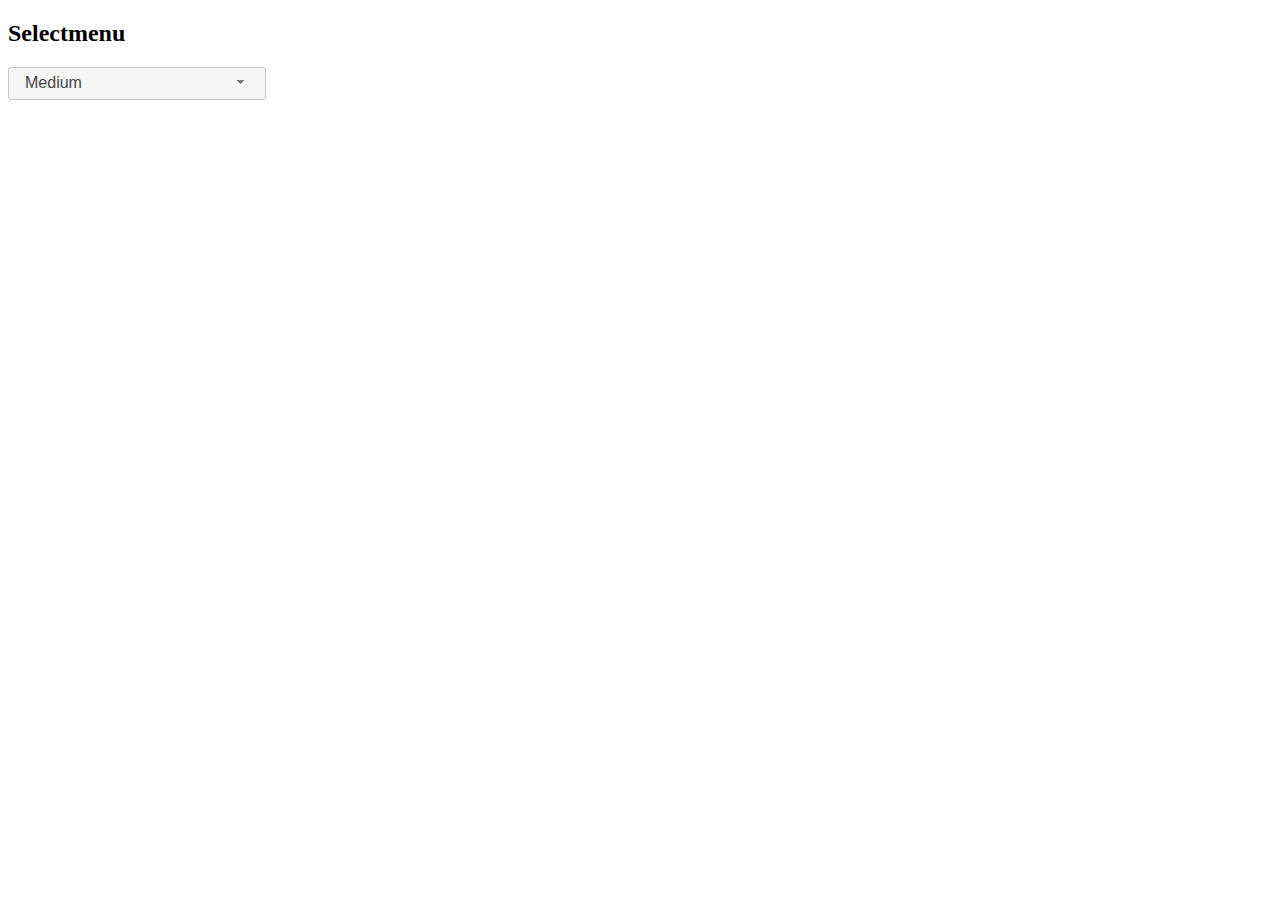
<file: libs/jquery-ui-1.12.1/test_page.html>
<!doctype html>
<html lang="us">
<head>
	<meta charset="utf-8">
	<title>jQuery UI Example Page</title>
	<link href="jquery-ui.css" rel="stylesheet">
	
</head>
<body>

<!-- Progressbar -->
<h2 class="demoHeaders">Selectmenu</h2>
<select id="selectmenu">
	<option>Slower</option>
	<option>Slow</option>
	<option selected="selected">Medium</option>
	<option>Fast</option>
	<option>Faster</option>
</select>


<script src="external/jquery/jquery.js"></script>
<script src="jquery-ui.js"></script>

<script>
$( "#selectmenu" ).selectmenu();
</script>

</body>
</html>
</file>
<file: style/main.css>
﻿/* FONTS */


@font-face {
    font-family: 'Avenir';
    src: url('../fonts/Avenir/Avenir-Black.eot');
    src: local('Avenir Black'), local('Avenir-Black'),
        url('../fonts/Avenir/Avenir-Black.eot?#iefix') format('embedded-opentype'),
        url('../fonts/Avenir/Avenir-Black.woff2') format('woff2'),
        url('../fonts/Avenir/Avenir-Black.woff') format('woff'),
        url('../fonts/Avenir/Avenir-Black.ttf') format('truetype');
    font-weight: 900;
    font-style: normal;
}

@font-face {
    font-family: 'FontAwesome';
    src: url('../fonts/FontAwesome-4.7.0/fonts/fontawesome-webfont.eot');
    src: local('FontAwesome'),
        url('../fonts/FontAwesome-4.7.0/fonts/fontawesome-webfont.eot?#iefix') format('embedded-opentype'),
        url('../fonts/FontAwesome-4.7.0/fonts/fontawesome-webfont.woff2') format('woff2'),
        url('../fonts/FontAwesome-4.7.0/fonts/fontawesome-webfont.woff') format('woff'),
        url('../fonts/FontAwesome-4.7.0/fonts/fontawesome-webfont.ttf') format('truetype'),
        url('../fonts/FontAwesome-4.7.0/fonts/fontawesome-webfont.svg#FontAwesome') format('svg');
    ;
    font-weight: 400;
    font-style: normal;
}




/* RESET CSS */

/* Remove box sizing */
*,
*::before,
*::after {
    -webkit-box-sizing: border-box;
    -moz-box-sizing: border-box;
    box-sizing: border-box;
}

*::selection {
    background-color: #ffc100;
}

/* Remove padding and standard styling for all  ul and il which have attribute "class" */
ul[class],
ol[class] {
    margin: 0;
    padding: 0;
    list-style-type: none;
}

/* Remove margin */
body,
h1,
h2,
h3,
h4,
h5,
h6,
p,
pre,
li,
figure,
figcaption,
fieldset,
blockquote,
dl,
dd,
hr {
    margin: 0;
}



/* We inherit fonts for inputs and buttons */
input,
textarea,
select {
    font: inherit;
}

input {
    border: none;
    /*outline: 0;
    outline-offset: 0; */
    border-radius: 3px;
}

/* Reset styles for button */
button {
    padding: 0;
    border: none;
    font: inherit;
    color: inherit;
    background-color: transparent;
    cursor: pointer;
}

a {
    text-decoration: none;
    color: #000;
}

a:hover {
    text-decoration: underline;
}


/* Set custom class for button and links styling */
.btn {
    display: inline-block;
    text-align: center;
    line-height: 1;
    text-decoration: none;
    /* for links */

    margin: 2px 0;

    border: solid 1px transparent;
    border-radius: 3px;

    padding: 0.5em 1em;

    color: #fff;
    background-color: #000;

    outline: none
}

.btn:hover {
    text-decoration: none;
}


/* Link for wrapping whole block */
.block-wrapping-link {
    display: block;
    position: absolute;
    top: 0;
    left: 0;
    right: 0;
    bottom: 0;
    z-index: 10;
}


img {
    display: block;
 }



/* Global CSS */

body {
    display: flex;
    width: 100%;
    border: 1px solid #ccc;
    margin: 0 auto;
    font-family: 'Avenir', Arial, sans-serif;
    font-weight: 900;
    font-size: 14px;
    min-height: 100vh;
    flex-direction: column;
    justify-content: flex-start;

}



input {
    height: 40px;
    width: 100%;
    padding: 8px 25px 8px 8px;
}

input::placeholder {
    color: #aaa;
}

/* Edge */
input::-webkit-input-placeholder {
    color: #aaa;
}

/* Internet Explorer 10-11 */
input:-ms-input-placeholder {
    color: #aaa;
}


select {
    height: 40px;
    width: 100%;
    min-width: 100px;
    padding: 8px 20px 8px 8px;
    color: #fff;
    border-radius: 3px;
    background-color: #000;
    background-repeat: no-repeat;
    background-image: url(../assets/icons/chevron-down-solid-white.svg);
    background-position: right 8px center;
    background-size: 8px;


    /* Remove default arrow */
    -webkit-appearance: none;
    -moz-appearance: none;
    appearance: none;


}


/* Hide the default arrow in Internet Explorer 10 and Internet Explorer 11 */
select::-ms-expand {
    display: none;
}





h4 {
    font-size: 24px;
    margin: 0 0 10px 0;
    line-height: 1.1;
}



p {
    margin: 0 0 5px;
}



/* Block Titles */

.block-title {
    font-size: 24px;
}



/* Error Messages */

.error {
    color: #d72222;
    margin: 10px 0px;
}

.newsletter-error {
    display: none;
}




/* Page Container*/

.page-container {
    max-width: 1110px;
    margin: 0 auto;
}



/* HEADER */

.header {
    background-color: #ffc100;
    width: 100%;
    order: -1;
}


.header-wrapper {
    width: 100%;
    min-height: 90px;
    display: flex;
    align-items: center;
    justify-content: space-between;
    padding: 5px 0;

}


/* HEADER LOGO */

.header-logo {
    display: block;
    min-width: 150px;
    height: 80px;
    margin: 0 8px;
}

.header-logo img {
    max-width: 100%;
    max-height: 100%;
}



/* HEADER MAIN CONTAINER */


.header-main-container {
    flex-grow: 1;
    margin-top: 8px;
}

.header-main {
    display: flex;
    flex-wrap: nowrap;
}



/* NAVIGATION MENU */


/* Menu Overlay Toggle */

#menu-overlay-toggle {
    height: 0;
    width: 0;
    opacity: 0;
    margin: 0;
}



/* Navigation Wrapper */
.navigation-wrapper {
    margin-right: 8px;
}



/* Menu Title */

.menu-title-container {
    display: none;
}



/* Menu Items */

.navigation-menu-container {
    height: 40px;
    min-width: 148px;
    position: relative;
    z-index: 20;

}

.navigation-menu {
    display: block;
    border-radius: 3px;
}

.trigger-menu {
    display: block;
    position: relative;
    height: 40px;
    width: 100%;
    color: #fff;
    background-color: #000;
    border-radius: 3px;
    text-align: left;
    line-height: 1;
    padding: 10px 25px 8px 8px;
    outline: none;
    overflow: hidden;
}

.trigger-menu:hover {
    background-color: #fff;
    color: #000;
}

.trigger-menu::after {
    display: block;
    top: 12px;
    right: 8px;
    margin: auto;
    position: absolute;
    font-family: FontAwesome;
    font-weight: 400;
    content: "\f107";
}

.navigation-item {
    display: none;
    height: 40px;
    width: 100%;
    color: #fff;
    background-color: #000;
    overflow: hidden;
    border-bottom: 1px solid #ccc;
}

.navigation-item:first-child {
    border-top: 1px solid #ccc;
}

.navigation-menu.menu-active .navigation-item {
    display: block;
 }

 .navigation-menu.menu-active .trigger-menu {
    background-color: #fff;
    color: #000;
    border-bottom-left-radius: 0;
    border-bottom-right-radius: 0;
 }

 .navigation-menu.menu-active .trigger-menu::after {
    transform: rotate(180deg);
}

 .navigation-item:hover {
    color: #ffc100;
}

.navigation-item a {
    display: block;
    color: inherit;
    text-decoration: none;
    width: 100%;
    height: 40px;;
    padding: 10px 25px 8px 8px;
}




/* HEADER TOP CONTAINER */

.header-elements-container {
    flex-grow: 1;
}

.header-elements {
    display: flex;
    flex-direction: column;
}




/* HEADER ELEMENTS */


.header-top {
    display: flex;
    justify-content: space-between;
}



/* Mobile Logo */

.header-logo-mobile {
    display: none;
    max-width: 100px;
    height: 40px;
    min-width: 75px;
    margin-right: auto;
    margin-bottom: 8px;
}

.header-logo-mobile img {
    max-width: 100%;
    max-height: 100%;
}





/* SEARCH & HAMBURGER CONTAINER */


.search-hamburger-container {
    flex-grow: 1;
    margin-bottom: 8px;
}

.search-hamburger {
    display: flex;
}



/* Hamburger Menu Icon */

.hamburger-icon-container {
    display: none;
    padding-right: 8px;
}

.hamburger-icon {
    display: block;
    font-size: 10px;
    line-height: 1;
    cursor: pointer;
}

.hamburger-icon:before {
    display: block;
    font-family: FontAwesome;
    font-weight: 400;
    font-size: 30px;
    content: "\f0c9";
}



/* SEARCH */

.search-bar {
    height: 40px;
    position: relative;
    flex-grow: 1;
    min-width: 150px;
    margin-right: 8px;
}



.search-button {
    display: inline-block;
    border: none;
    padding: 0;
    margin: 0;
    background-color: transparent;
    position: relative;
    z-index: 1;
    position: absolute;
    top: 11px;
    right: 10px;


}


.search-button::before {
    font-family: FontAwesome;
    content: '\f002';
}



/* CONTROLS */


.controls-container {
    margin-bottom: 8px;
}


.controls {
    display: flex;
    justify-content: flex-end;
}




/* CONTROLS > BTW */

.btw {
    margin-right: 8px;
}


/* The container for toggle */
.switcher {
    position: relative;
    display: inline-block;
    width: 80px;
    height: 40px;
}

/* Hide default HTML checkbox */
.switcher .toggle-input {
    opacity: 0;
    width: 0;
    height: 0;
    margin: 0;
}

/* The toggle */
.toggle {
    font-size: 12px;
    position: absolute;
    cursor: pointer;
    top: 0;
    left: 0;
    right: 0;
    bottom: 0;
    background-color: #fff;
    -webkit-transition: 0.2s linear;
    transition: 0.2s linear;
    border-radius: 3px;
    overflow: hidden;


}

.toggle span {
    display: inline-block;
    width: 50%;
    height: 40px;
    padding: 5px 7px;
}


.toggle::before {
    content: "";
    position: absolute;
    padding: 5px 7px;
    height: 40px;
    width: 40px;
    left: 40px;
    bottom: 0px;
    background-color: #000;
    -webkit-transition: 0.2s;
    transition: 0.2s linear;
    border-radius: 3px;
    overflow: hidden;
}

.toggle-input:checked + .toggle {
    background-color: #fff;
}

.toggle-input:focus + .toggle {
    box-shadow: 0 0 1px #fff;
}

.toggle-input:checked + .toggle::before {
    -webkit-transform: translateX(-40px);
    -ms-transform: translateX(-40px);
    transform: translateX(-40px);
}




/* CONTROLS > LOGGIN */

.loggin-block {
    display: block;
    height: 40px;
    min-width: 40px;
    text-align: center;
    margin-right: 8px;
    overflow: hidden;
}


.loggin-link {
    display: inline-block;
    width: 100%;
    height: 100%;
    line-height: 1;
    text-decoration: none;
    padding: 13px 8px;
    background-color: #fff;
    border-radius: 3px;
    border-bottom: 1px solid #000;
    -webkit-transition: 0.2s color ease-out, 0.2s background-color ease-out;
    transition: 0.2s color ease-out, 0.2s background-color ease-out;
}


.loggin-link:hover {
    text-decoration: none;
    background-color: #000;
    border-bottom: none;
    color: #fff;
}


.loggin-link::before {
    display: inline-block;
    font-family: FontAwesome;
    font-weight: 400;
    content: '\f007';
    margin-right: 6px;
    line-height: 1;
}





/* CONTROLS > SHOPPING CART */

.shopping-cart {
    display: block;
    position: relative;
    height: 40px;
}



.shopping-cart-link {
    display: block;
    width: 100%;
    height: 100%;
    padding: 10px 22px 10px 54px;
    line-height: 1;
    color: #fff;
    text-decoration: none;
    background-color: #000;
    -webkit-transition: 0.2s color ease-out, 0.2s background-color ease-out;
    transition: 0.2s color ease-out, 0.2s background-color ease-out;
    border-radius: 3px;
}



.shopping-cart-link:hover {
    text-decoration: none;
    background-color: #fff;
    color: #000;
}

.shopping-cart-link::before {
    display: inline-block;
    width: 24px;
    height: 24px;
    position: absolute;
    top: 0px;
    bottom: 3px;
    left: 24px;
    margin: auto 0;
    font-family: FontAwesome;
    font-weight: 400;
    font-size: 24px;
    content: "\f07a";
}


.shopping-cart-link .qty {
    font-family: 'Lato', Arial, sans-serif; /* It is not good to use this font only for one element of page*/
    position: relative;
}

.shopping-cart-link .qty::after {
    display: inline-block;
    position: absolute;
    top: 14px;
    left: 0;
    font-family: FontAwesome;
    font-weight: 400;
    content: "\f107";

}

.shopping-cart-link:hover .qty::after {
    -webkit-transform: rotate(180deg);
    transform: rotate(180deg);
}


/* USP block*/


.usp-items-list {
    display: flex;
    justify-content: flex-start;
    flex-wrap: wrap;
    align-items: center;
}

.usp-items-list .fa {
    margin-right: 8px;
    font-size: 14px;
}

.header-usp-item {
    list-style-type: none;
    font-size: 12px;
    margin-right: 22px;
}





/* MAIN CONTENT */

.main-content {
    flex: 1 0 auto;
}

.main-content-inner {
    display: flex;
    flex-direction: column;
}

.seo-header-text-hidden {
    position: absolute;
    top: -9999px;
    left: -9999px;
}



/* MAIN CONTENT > TOP CONTENT */

.top-content {
    display: flex;
    justify-content: space-between;
    margin-top: 50px;
    margin-bottom: 40px;

}




/* Sidebar with links*/

.links-sidebar-container {
    flex: 1 1 28.5%;
    flex-grow: 1;
    flex-shrink: 1;
    padding-bottom: 8px;
    padding-left: 8px;
    order: -1;
}



.links-sidebar {
    overflow: hidden;
}



.link-item {
    line-height: 1.2;
    padding-right: 10px;
}


.link-item:not(:last-child) {
    padding-bottom: 15px;
}




/* Top Banners */

.product-banners {
    flex: 1 1 71.5%;
}

.product-banners-container {
    display: flex;
    flex-wrap: wrap;
}


/* General Top Banner Settings */

.banner {
    flex: 1 1 50%;
    padding-bottom: 7px;
    padding-left: 7px;
    min-width: 380px;
}


.banner:first-child {
    min-width: 525px;
}


.banner .block-title {
    margin-bottom: 10px;
    margin-top: 25px;
}

.banner:first-child .block-title {
    font-size: 32px;
    margin-top: 8px;
}


.small-banner {
    flex: 1 1 33%;
    min-width: 260px;
}


.banner-inner {
    position: relative;

    display: flex;
    justify-content: space-between;
    background-color: #f4f4f4;
    height: 100%;
    min-height: 225px;
    padding: 18px 25px 30px 35px;
    overflow: hidden;
    border-radius: 3px;
    align-items: center;
}


.banner:first-child .banner-inner {
    align-items: flex-start;
}



.banner-content {
    flex: 1 1 46%;
    flex-grow: 1;
}




.banner-image-container {
    height: 85px;
    width: 120px;
    margin-left: 15px;
    flex-shrink: 0;
}


.banner:first-child .banner-image-container {
    align-self: flex-end;
    height: 145px;
    width: 135px;
}


.banner-image-container img {
    max-height: 100%;
    max-width: 100%;
}


.banner-link {
    min-height: 41px;
    min-width: 78px;
    max-width: 150px;
    padding: 12px 8px;
}



/* Banner Info Block */

.banner .info-block:not(:last-child) {
    margin-bottom: 16px;
}


.banner .info-block p {
    margin-bottom: 0px;

}


.banner .info-block-title .title-icon {
    margin-left: -20px;
    margin-right: 8px;
}

.info-block-working-hours .working-hours-list {
    display: table;
    width: 100%;
}

.info-block-working-hours .day {
    display: table-cell;
    float: left;
    width: 25%
}

.info-block-working-hours .hours {
    display: table-cell;
    float: left;
    width: 75%;

}




/* PRODUCT SLIDER */


.slider-button {
    display: block;

    height: 35px;
    width: 35px;
    position: absolute;
    top: 44%;

    outline: none;

    -webkit-transition: transform  ease-out .2s;
    transition: transform ease-out .2s;

    z-index: 20;
}



.btn-prev {
    left: -22px;
}

.btn-prev:hover {
    transform: translateX(-3px);
}


.btn-next {
    right: -22px;
}

.btn-next:hover {
   transform: translateX(3px);
}

.button-arrow {
    display: block;
    height: 100%;
    width: 100%;

    background-repeat: no-repeat;
    background-position: center center;

}

.btn-prev .button-arrow {
    background-image: url(../assets/icons/left-arrow-icon-1x.png);


}

.btn-next .button-arrow {
    background-image: url(../assets/icons/right-arrow-icon-1x.png);
}



.product-slider {
    display: block;
    background-color: #f4f4f4;
    margin-bottom: 40px;
    border-radius: 3px;
    position: relative;

}


.product-slider .block-title {
    font-size: 32px;
    padding: 10px 26px 5px 26px;

}



.product-slider-inner-container {
    position: relative;
}


.product-slider-grid-container {
    overflow: hidden;

}


.product-slider-view {
    width: calc(100% + 2px);
    position: relative;
    overflow: hidden;

}


.products-grid {
    display: flex;
    position: relative;
    left: 0;
    -webkit-transition: .25s left ease-out;
    transition: .25s left ease-out;

}


.no-transition {
    -webkit-transition: none;
    transition: none;
}


.product-tile {
    position: relative;

    flex: 0 0 20%;
    min-height: 278px;
    background-color: #e8e8e8;
    padding-top: 1px;
    padding-right: 1px;
    flex-grow: 1;
    z-index: 1;
}


.block-wrapping-link:hover ~ .product-tile-inner .product-name {
    text-decoration: underline;
}


.block-wrapping-link:hover ~ .product-tile-inner .product-sku {
    text-decoration: underline;
}


.product-tile-inner {
    display: flex;
    flex-direction: column;
    justify-content: space-between;
    padding: 40px 30px 17px 30px;
    height: 100%;
    background-color: #f4f4f4;
}

.product-photo {
    width: 100%;
    height: 85px;
    margin-bottom: 45px;
    text-align: center;
}

.product-photo img {
    max-width: 100%;
    max-height: 100%;
    margin: 0 auto;
}


.product-sku {
    margin-bottom: 13px;
}

.product-price-box {
    font-size: 40px;
    line-height: 1;
}




/* BOTTOM BANNERS */

.bottom-banners-container {
    position: relative;

    display: flex;
    justify-content: space-between;
    flex-wrap: wrap;
    flex-basis: 100%;


    color: #fff;
    border-radius: 3px;

    margin-bottom: 34px;
}



.bottom-banner {
    width: calc(50% - 3px);
    position: relative;
    overflow: hidden;
    border-radius: 3px;
    margin-bottom: 6px;
    max-height: 224px;
}


.bottom-banner-image-container {
    max-height: 100%;
    max-width: 100%;

}

.bottom-banner-image {
    width: 100%;
    height: 100%;

}


.bottom-banner-title-wrapper {
    display: block;
    height: 100%;
    padding: 20px 23px;
    position: absolute;
    top: 0;
    left: 0;
    right: 0;
    text-shadow: 0px 0px 9px #555;

}



.bottom-banner .block-title {
    font-size: 40px;
    line-height: 1.1;
}


@media screen and (max-width: 767px) {


    /* HEADER ELEMENTS */

    .header-elements-container {
        margin: 0 8px 8px 8px;
    }


    /* HEADER TOP CONTAINER */

    .header-top {
        flex-wrap: wrap;
    }


    /* SEARCH & HAMBURGER CONTAINER*/

    .search-hamburger-container {
        width: 100%;
        margin-bottom: 12px;
    }


    /* Mobile logo*/

    .header-logo-mobile {
        order: -1;
        margin-bottom: 12px;
    }

    /* Search */
    .search-bar {
        margin-right: 0;
    }


    /* Controls */

    .controls-container {
        order: -1;
    }


    /* BOTTOM BANNERS */

    .bottom-banner .block-title {
        font-size: 30px;
    }
}




/* Footer */


.footer {
    flex: 0 0 auto;
}

.footer-inner-wrapper {
    display: flex;
    flex-direction: column;
 }


/* Footer Top Container*/

.footer-top-container {
    background-color: #f4f4f4;
}

.footer-top-container-inner {
    display: flex;
    justify-content: flex-start;
    align-items: flex-start;
    flex-wrap: wrap;

    width: 100%;
    padding: 45px 0 20px;

    background-color: #f4f4f4;
}


/* Footer Top Container Blocks */




.column {
    min-width: 200px;
    padding-bottom: 30px;
    padding-right: 8px;
    flex-grow: 1;
    overflow: hidden;
}


/* About Block */
.about-block {
    width: 29%;
}


/* Service Block */
.service-block {
    width: 23%;
}


/* Newsletter Subscription Block */
.newsletter-subscription-block {
    width: 23%;

}

#newsletter-subscribe-email {
    display: block;
    width: 100%;
    margin-bottom: 6px;
}


.newsletter-subscribe-button {
    min-height: 42px;
    width: 100%;
    min-width: 150px;
    padding: 8px 12px;
}


/* Payment icons */

.footer-icons {
    width: 25%;
    padding-top: 26px;
    padding-left: 30px;
}



.payment-items {
    display: flex;
    flex-wrap: wrap;
}



.payment-item {
    display: block;
    width: 50%;
    padding: 0 0 20px 10px;

}


.payment-logo {
    display: flex;
    align-items: center;
    height: 50px;
}

.payment-logo img {
    margin: auto;
    max-width: 100%;
    max-height: 100%;
    flex: 0 0 auto;
    object-fit: scale-down;
}

/*
img[src$=".svg"] {width: 100%;}
*/




/* Footer Bottom Container Blocks */

.footer-bottom-container {
    padding: 10px 8px;
}


.footer-bottom-container-inner {
    display: flex;
    justify-content: space-between;
    align-items: center;
}



/* Footer Bottom Menu */


.footer-bottom-menu {
    margin-right: 10px;
}


.footer-bottom-menu-item:not(:last-child):after {
    display: inline-block;
    content: "|";
    margin: 2px 10px;
    ;
}


.footer-bottom-menu-item {
    margin: 2px 0;
}



/* Footer Rating */

.footer-raiting {
    margin: 2px 10px;
}

.footer-rating-stars {
    display: inline-block;
    margin-right: 10px;

}


.fa.fa-star {
    color: #ffc100;
}


.footer-rating-reviews {
    display: inline-block;
    margin: 2px 0;
}
</file>
<file: style/media-queries.css>
/* MEDIA QUERIES */


/* ------------------------------- max-width: 1199px -------------------------------*/

@media screen and (max-width: 1199px) {

    /* Page Container*/

    .page-container{
        padding-left: 8px;
        padding-right: 8px;
    }


    /* PRODUCT SLIDER */

    .slider-button {
        top: 0;
        height: 100%;
    }

    .button-arrow {
        background-color: #000;
        opacity: 0.5;
    }

    .btn-prev .button-arrow {
        background-image: url(../assets/icons/right-arrow-icon-white.png);
        transform: rotate(180deg);

    }

    .btn-next .button-arrow {
        background-image: url(../assets/icons/right-arrow-icon-white.png);
    }

    .btn-prev {
        left: 0;
    }

    .btn-prev:hover {
        transform: none;
    }

    .btn-next {
        right: 0;
    }

    .btn-next:hover {
        transform: none;
    }


    /* FOOTER COLUMNS */

    .column {
        padding-left: 8px;
    }

}




/* ------------------------------- max-width: 991px -------------------------------*/

@media screen and (max-width: 991px) {

    /* HEADER MAIN */

    .header {
        font-size: 12px;
    }


    /* HEADER NAVIGATION */
    .navigation-menu-container {
        min-width: 130px;
    }

    .navigation-item a {
        padding-top: 12px;
    }

    .trigger-menu::after {
        top: 14px;
    }



    /* SEARCH */

    .search-button {
        top: 13px;
    }


    /* LOGGIN LINK */
    .loggin-link {
        display: block;
        padding: 8px;
    }

    .loggin-link::before {
        display: block;
        margin-right: 0;
    }


    /* SHOPPING CART */

    .shopping-cart-link {
        padding-left: 40px;
        padding-right: 12px;
    }

    .shopping-cart-link::before {
        left: 12px;
    }


    /* PRODUCT SLIDER > Product Grid */

    .products-grid {
        left: 0;
    }

    .product-tile {
        flex-basis: 25%;
    }


    /* FOOTER COLUMNS */

    .column {
        width: 50%;
    }

}




/* ------------------------------- max-width: 767px -------------------------------*/

@media screen and (max-width: 767px) {

    /* HEADER LOGO*/

    .header-logo {
        display: none;
    }

    .header-logo-mobile {
        display: block;
    }


    /* NAVIGATION MENU */


    /* Hamburger Menu Icon */

    .hamburger-icon-container {
        display: block;
    }


    /* Menu Overlay Toggle */

    #menu-overlay-toggle:checked + .navigation-wrapper {
        margin-left: 0;
    }


    /* MENU */

    .navigation-wrapper {
        display: block;
        position: fixed;
        overflow-x: hidden;
        z-index: 100;
        top: 0;
        left: 0;
        right: 0;
        bottom: 0;
        width: 100%;
        height: 100vh;
        margin-left: -100%;
        font-size: 14px;
        text-transform: uppercase;
        background-color: #000;
        -webkit-transition: 0.3s margin-left ease-out;
        transition: 0.3s margin-left ease-out;
    }


     /* Menu Title */

    .menu-title-container {
        display: flex;
        height: 40px;
        justify-content: flex-end;
        align-items: center;
        padding: 8px;
        background-color: #f4f4f4;

    }

    .menu-title {
        display: inline-block;
        flex-grow: 1;
        text-transform: uppercase;
        text-align: center;
    }

    .menu-close {
        display: inline-block;
        font-size: 16px;
        cursor: pointer;
    }




    /* Menu Items */

    .navigation-item {
        display: block;
        border-bottom: 1px solid #ccc;
    }

    .trigger-menu {
        display: none;
    }

    .navigation-item a {
        padding-top: 10px;
    }



    /* MAIN CONTENT > TOP CONTENT */

    .top-content {
        flex-flow: column wrap;
        margin-top: 15px;
        margin-bottom: 15px;
    }


    /* Sidebar with links*/

    .links-sidebar-container {
        order: 0;
        padding-top: 15px;
    }

    .link-items {
        display: flex;
        flex-wrap: wrap;
    }

    .link-item {
        width: 33.33%;
    }


    .link-item:not(:last-child) {
        padding-bottom: 12px;

    }


    /* BANNER */

    .banner {
        flex: 1 1 100%;
        padding-left: 0px;
        min-width: 300px;
    }

    .banner:first-child {
        min-width: 300px;
    }


    .banner .block-title {
        margin-top: 0px;
    }

    .banner:first-child .block-title {
        margin-top: 0px;
        font-size: 24px;
    }

    .banner-inner {
        border-radius: 0px;
        padding-top: 15px;
        padding-bottom: 15px;
        min-height: 180px;
    }

    .banner:first-child .banner-inner {
        align-items: center;
    }

    .banner:first-child .banner-image-container {
        height: 85px;
        width: 120px;
    }


    /* PRODUCT SLIDER */

    .product-slider .block-title {
        font-size: 24px;
        padding-left: 8px;
    }


    /* PRODUCT SLIDER > Product Grid */

    .products-grid {
        left: 0;
    }

    .product-tile {
        flex-basis: 33.33%;
    }


    /* PRODUCT SLIDER > Product Price Box */

    .product-price-box {
        font-size: 30px;
    }


    /* BOTTOM BANNERS */

    .bottom-banner {
        width: 100%;
        flex-grow: 1;
        max-height: 100%;
        border-radius: 0;
    }


    /* Footer Bottom Container Blocks */

    .footer-bottom-container-inner {
        flex-direction: column;

    }


    /* Footer Bottom Menu */

    .footer-bottom-menu {
        margin-right: 0px;
        margin-bottom: 10px;
    }

}




/* ------------------------------- max-width: 575px -------------------------------*/

@media screen and (max-width: 575px) {

    /* Sidebar with links*/

    .link-item {
        width: 50%;
    }


    /* PRODUCT SLIDER > Product Grid */

    .products-grid {
        left: 0;
    }

    .product-tile {
        flex-basis: 50%;
    }


    /* FOOTER COLUMNS */

    .column {
        width: 100%;
    }

}




/* ------------------------------- max-width: 479px -------------------------------*/

@media screen and (max-width: 479px) {


    /* LOGGIN LINK*/

    .loggin-link::before {
        margin-top: 4px;
        font-size: 16px;
    }

    .loggin-link-text {
        display: none;
    }


    /* Sidebar with links*/

    .link-item {
        width: 100%;
    }


    /* BANNER */
    .banner-inner {
        flex-direction: column;
        align-items: flex-start;
    }

    .banner:first-child .banner-inner {
        align-items: flex-start;
    }


    .banner-image-container {
        margin-left: 0;
        align-self: flex-end;
        margin-top: -25%;

    }

    .banner:first-child .banner-image-container {
        align-self: flex-end;
    }


}
</file>
<file: drafts/slider/css/index.css>
*, :before, :after {
    box-sizing: border-box;
}

@font-face {
    font-family: 'Avenir';
    src: url('../fonts/Avenir-Black/Avenir-Black.woff2') format('woff2'),
    url('../fonts/Avenir-Black/Avenir-Black.woff') format('woff'),
    url('../fonts/Avenir-Black/Avenir-Black.ttf') format('truetype');
    font-weight: 900;
    font-style: normal;
}

body {
    position: relative;
}

body, a, button, h5, input {
    font-size: 14px;
    font-family: 'Avenir', sans-serif;
    color: rgba(0, 0, 0, 1);
}

a, button, input, label {
    cursor: pointer;
}

a {
    text-decoration: none;
}

button {
    outline: none;
}

h2 {
    font-size: calc(24px + .83vw); /*40px*/
}

h3 {
    font-size: calc(20px + .62vw); /*32px*/
}

h4 {
    font-size: calc(18px + .31vw); /*24px*/
}

header {
    background-color: rgba(255, 198, 0, 1);
    position: fixed;
    z-index: 3;
    top: 0;
    left: 0;
    right: 0;
}

section.wrapper {
    margin-bottom: calc(15px + 1.04vw); /*35px*/
}

.container {
    margin: 0 auto;
    max-width: 1111px;
}

.header_wrapper {
    display: flex;
    justify-content: space-between;
    align-items: center;
    height: 90px;
}

.header__logo {
    display: flex;
    flex: 1 1 15%;
    margin: 8px 10px;
}

.header__info_wrapper {
    display: flex;
    flex: 1 1 100%;
    flex-direction: column;
}

.header__info_burger-btn {
    display: none;
}

.burger-menu {
    display: none;
}

.header_info__buttons {
    display: flex;
}

.info_button, .burger-menu .info_button {
    display: flex;
    margin: 8px;
    border-radius: 4px;
}

.info_button__select {
    display: flex;
    justify-content: center;
    flex-direction: column;
    position: relative;
}

.info_button_select__btn {
    text-align: left;
    width: 140px;
    height: 40px;
    background-color: rgba(0, 0, 0, 1);
    color: rgba(255, 255, 255, 1);
    border-radius: 4px;
    border: none;
    padding-left: 7px;
}

.info_button_select__items {
    display: none;
    position: absolute;
    top: 40px;
}

.info_button_select__items a {
    display: flex;
    align-items: center;
    width: 140px;
    height: 40px;
    border-radius: 4px;
    box-shadow: 0 0 0 1px rgba(255, 198, 0, 1);
    background-color: rgba(0, 0, 0, 1);
    color: rgba(255, 255, 255, 1);
    padding-left: 7px;
}

.info_button_select__items a:hover {
    color: rgba(255, 198, 0, 1);
}

.info_button_select__arrow {
    position: absolute;
    right: 10px;
    top: auto;
    width: 6px;
    height: 6px;
    border-bottom: 2px solid rgba(255, 255, 255, 1);
    border-left: 2px solid rgba(255, 255, 255, 1);
    transform: rotate(-45deg);
    transition: all .25s;
}

.info_button__select:hover .info_button_select__arrow {
    transform: rotate(135deg);
    transition: all .25s;
}

.info_button__select:hover .info_button_select__items {
    display: flex;
    flex-direction: column;
}

.info_button__search, .burger-menu__wrapper > .info_button__search {
    display: flex;
    align-items: center;
    flex: 1 1 auto;
    position: relative;
}

.info_button__search input,
.burger-menu__wrapper > .info_button__search > input {
    width: 100%;
    height: 40px;
    border-radius: 4px;
    border: none;
    padding: 5px;
}

.info_button__search input[type="search"]::-webkit-search-decoration,
.info_button__search input[type="search"]::-webkit-search-cancel-button,
.info_button__search input[type="search"]::-webkit-search-results-button,
.info_button__search input[type="search"]::-webkit-search-results-decoration {
    display: none;
}

.info_button__search button,
.burger-menu__wrapper > .info_button__search > button {
    display: flex;
    align-items: center;
    position: absolute;
    right: 10px;
    background-color: transparent;
    border: none;
}

.BTW_check {
    width: 40px;
    height: 40px;
}

.BTW_check input {
    display: none;
}

.BTW_check label {
    height: 100%;
    width: 100%;
    display: flex;
    text-align: center;
    align-items: center;
    background-color: rgba(255, 255, 255, 1);
    font-size: 12px;
}

.BTW_check label:hover {
    color: rgba(255, 198, 0, 1);
    text-shadow: -1px -1px 0 rgba(0, 0, 0, 1), 1px -1px 0 rgba(0, 0, 0, 1), -1px 1px 0 rgba(0, 0, 0, 1), 1px 1px 0 rgba(0, 0, 0, 1);
}

.BTW_check:first-of-type label {
    border-bottom-left-radius: 4px;
    border-top-left-radius: 4px;
}

.BTW_check:last-of-type label {
    border-bottom-right-radius: 4px;
    border-top-right-radius: 4px;
}

.BTW_check input:checked + label {
    background-color: rgba(0, 0, 0, 1);
}

.BTW_check input:checked + label:hover {
    color: rgba(0, 0, 0, 1);
    text-shadow: none;
}

.info_button__login {
    width: 90px;
    height: 40px;
    display: flex;
    align-items: center;
    justify-content: space-around;
    border: none;
    background-color: rgba(255, 255, 255, 1);
    border-bottom: 1px solid rgba(0, 0, 0, 1);
}

.info_button__login:hover {
    color: rgba(255, 198, 0, 1);
    text-shadow: -1px -1px 0 rgba(0, 0, 0, 1), 1px -1px 0 rgba(0, 0, 0, 1), -1px 1px 0 rgba(0, 0, 0, 1), 1px 1px 0 rgba(0, 0, 0, 1);
}

.info_button__login:active {
    color: rgba(255, 198, 0, 1);
    background-color: rgba(242, 242, 242, 1);
    border-bottom: 2px solid rgba(0, 0, 0, 1);
}

.info_button__cart {
    width: 85px;
    height: 40px;
    display: flex;
    justify-content: center;
    align-items: center;
    background-color: rgba(0, 0, 0, 1);
    border: none;
    color: rgba(255, 255, 255, 1);
    margin-right: 0;
    position: relative;
    border-radius: 4px;
}

.info_button__cart a {
    position: absolute;
    width: 100%;
    height: 100%;
}

.info_button__cart img {
    display: flex;
    justify-content: right;
    object-fit: contain;
    margin: 3px;
}

.info_button_cart__count {
    display: flex;
    flex-direction: column;
    justify-content: left;
    align-items: center;
    margin: 3px;
}

.info_button_cart__count span {
    display: flex;
    flex-direction: column;
    align-items: center;
}

.info_button_cart__count span:after {
    content: '';
    display: block;
    width: 5px;
    height: 5px;
    border-bottom: 2px solid rgba(255, 255, 255, 1);
    border-left: 2px solid rgba(255, 255, 255, 1);
    transform: rotate(-45deg);
}

.header_info__advantages {
    display: flex;
    align-items: center;
    justify-content: center;
}

.info_advantages__item {
    display: flex;
    align-items: center;
    margin: 5px;
    font-size: 12px;
}

.info_advantages__item:visited {
    color: rgba(0, 0, 0, 1);
}

.info_advantages__item img {
    margin: 0 5px;
}

.aside-btn-label, #aside-btn {
    display: none;
}

main {
    padding-top: 140px;
}

.products {
    display: flex;
}

.products__menu {
    display: flex;
    flex: 1 1 29%;
}

.products__menu ul {
    background-color: rgba(255, 255, 255, 1);
    min-width: 160px;
}

.products__menu a {
    line-height: 30px;
    margin: 0 10px;
}

.products__menu a:visited {
    color: rgba(0, 0, 0, 1);
}

.products__menu a:hover {
    font-size: 15px;
    color: rgba(255, 198, 0, 1);
}

.products__wrapper {
    flex: 1 1 71%;
    display: flex;
    flex-wrap: wrap;
}

.products__block {
    flex: 1 1 49%;
    display: flex;
    padding: 35px;
    background-color: rgba(242, 242, 242, 1);
    justify-content: space-between;
    align-items: center;
    margin: 3px;
}

.products__block:nth-child(even) {
    margin-right: 0;
}

.products__block button {
    background-color: rgba(0, 0, 0, 1);
    color: rgba(255, 255, 255, 1);
    border-radius: 4px;
    border: none;
    height: 40px;
    width: 80px;
    transition: all .15s;
    margin: 10px 0;
}

.products__block button:hover {
    transform: scale(1.05);
    color: rgba(255, 198, 0, 1);
    transition: all .15s;
}

.products_block__sales {
    flex: 1 1 64%;
}

.products_block__sales .products_block__sales_wrapper span {
    font-size: calc(20px + .62vw); /*32px*/
}

.products_block__sales_wrapper {
    display: flex;
    flex-direction: column;
    line-height: 32px;
}

.products_block__sales_wrapper span {
    font-size: calc(18px + .31vw); /*24px*/
}

.products_block__sales .products_block__sales_wrapper {
    line-height: 42px;
}

.products_block__timetable {
    flex: 1 1 33%;
    flex-direction: column;
    align-items: flex-start;
    justify-content: space-between;
    line-height: 18px;
}

.products_block__timetable-inner_wrapper {
    margin: 5px 0;
}

.products_block__timetable_item {
    position: relative;
}

.products_block__timetable_item img {
    display: block;
    position: absolute;
    top: 3%;
    left: -20px;
}

.slider {
    display: flex;
    flex-direction: column;
    background-color: rgba(242, 242, 242, 1);
    position: relative;
}

.slider__top-title {
    padding: 20px 25px;
    border-bottom: 1px solid rgba(225, 225, 225, 1);
}

.slider__items_wrapper {
    overflow: hidden;
}

.slider__items {
    display: flex;
    justify-content: flex-start;
    transition: transform .2s ease-in-out;
}

.slider__item {
    display: flex;
    flex: 1 0 20%;
    flex-direction: column;
    border-right: 1px solid rgba(225, 225, 225, 1);
    padding: 25px;
    justify-content: center;
    position: relative;
}

.slider__item a {
    position: absolute;
    top: 0;
    bottom: 0;
    left: 0;
    right: 0;
}

.slider__item:last-of-type {
    border-right: 0;
}

.slider__item img {
    object-fit: contain;
    margin: 20px 5px;
}

.slider__item h5, .slider__item span:nth-of-type(1) {
    line-height: 20px;
}

.slider__item span:nth-of-type(2) {
    line-height: 32px;
    font-size: calc(20px + 1.04vw); /*40px*/
}

.slider__nav-arrow {
    border: 0;
    position: absolute;
    top: 50%;
    display: flex;
    align-items: center;
    background-color: transparent;
    transition: all .25s;
    z-index: 1;
}

.slider_left-arrow {
    left: -30px;
}

.slider_right-arrow {
    right: -30px;
}

.slider__nav-arrow:hover {
    transform: scale(1.1);
    transition: all .25s;
}

.delivery {
    display: flex;
}

.delivery__item {
    flex: 1 1 100%;
    height: 225px;
    color: rgba(255, 255, 255, 1);
    background-size: cover;
    padding: 20px;
    position: relative;
    transition: all .15s;
    margin: 5px 0;
    background-position: center;
}

.delivery__item:first-of-type {
    background-image: url("../img/delivery_pict1.png");
    margin-right: 3px;
}

.delivery__item:last-of-type {
    background-image: url("../img/delivery_pict2.png");
    margin-left: 3px;
}

.delivery__item:hover {
    filter: sepia(30%);
    transition: all .15s;
}

.delivery__item a {
    position: absolute;
    top: 0;
    bottom: 0;
    left: 0;
    right: 0;
}

.delivery__item h2, .delivery__item span {
    text-shadow: 2px 2px 5px rgba(170, 170, 170, 1);
    margin: 5px 0;
}

.footer__menu {
    position: relative;
    width: 100%;
    background-color: rgba(242, 242, 242, 1);
}

.footer__menu_wrapper {
    display: flex;
    justify-content: space-between;
    flex-wrap: wrap;
    position: relative;
}

.footer_menu__item {
    display: flex;
    flex-direction: column;
    padding: 20px 0;
}

.footer_menu__item:first-of-type {
    flex: 0 1 25%;
}

.footer_menu__item:not:first-of-type {
    flex: 0 1 max-content;
}

.footer_menu__item h4 {
    margin: 15px 0;
}

.footer_menu__item nav a {
    line-height: 20px;
}

.footer_menu__item nav a:hover {
    color: rgba(255, 198, 0, 1);
}

.footer_menu__email {
    display: flex;
    flex-direction: column;
}

.footer_menu__email input {
    height: 40px;
    border-radius: 4px;
    border: 0;
    margin: 3px 0;
}

.footer_menu__email input:nth-child(1) {
    padding: 0 10px;
}

.footer_menu_email__button {
    background-color: rgba(0, 0, 0, 1);
    color: rgba(255, 255, 255, 1);
    outline: none;
}

.footer_menu_email__button:active {
    color: rgba(255, 198, 0, 1);
}

.footer__partners {
    flex: 0 1;
    flex-wrap: wrap;
    align-items: center;
    justify-content: space-between;
    flex-direction: unset;
}

.footer__partners a {
    width: fit-content;
}

.footer__sidebar {
    width: 100%;
    background-color: rgba(255, 255, 255, 1);
}

.footer__sidebar_wrapper {
    display: flex;
    flex-wrap: wrap;
    align-items: center;
    justify-content: space-between;
    height: 40px;
}

.footer_sidebar__menu ul {
    display: flex;
}

.footer_sidebar__menu li {
    display: flex;
    align-items: center;
    padding: 0 5px;
    border-right: 2px solid rgba(0, 0, 0, 1);
}

.footer_sidebar__menu li:first-child {
    padding-left: 0;
}

.footer_sidebar__menu li:last-child {
    border-right: 0;
}

.footer_sidebar__menu a:hover {
    color: rgba(255, 198, 0, 1);
}

.footer_sidebar__menu, .footer_sidebar__rating {
    margin: 5px 0;
}

.anchor-to-top {
    position: fixed;
    bottom: 2%;
    right: 1%;
    display: flex;
    justify-content: center;
}
</file>
<file: drafts/slider/css/media_tablet.css>
@media (min-width: 1031px) and (max-width: 1170px) {

    .info_button__cart {
        margin-right: 10px;
    }

    .slider__nav-arrow img {
        background-color: rgba(255, 255, 255, 1);
        border-radius: 50%;
    }

    .slider_left-arrow {
        left: 10px;
    }

    .slider_right-arrow {
        right: 10px;
    }

    .footer_menu__item {
        padding: 15px;
    }

}

@media (min-width: 721px) and (max-width: 1030px) {

    .info_button__cart {
        margin-right: 10px;
    }

    main {
        padding-top: 110px;
    }

    .products__menu {
        max-width: 180px;
    }

    .products__block:nth-child(even) {
        margin-right: 3px;
    }

    .products__block {
        justify-content: space-around;
        padding: 20px 35px;
    }

    .products__block:nth-child(1) {
        flex-wrap: wrap;
    }

    .products__block:nth-child(3), .products__block:nth-child(4) {
        flex: 1 1 40%;
        padding: 20px;
    }

    .slider__nav-arrow img {
        background-color: rgba(255, 255, 255, 1);
        border-radius: 50%;
    }

    .slider_left-arrow {
        left: 10px;
    }

    .slider_right-arrow {
        right: 10px;
    }

    .footer__menu_wrapper {
        justify-content: space-around;
    }

    .footer_menu__item {
        padding: 15px;
    }

    .anchor-to-top img {
        width: 75%;
    }
}
</file>
<file: drafts/slider/css/media_mobile.css>
@media (min-width: 320px) and (max-width: 720px) {

    .header_wrapper {
        height: unset;
    }

    .header__logo {
        flex: 1 1;
        margin: 8px 0 8px 10px;
    }

    .header__logo a {
        display: block;
        width: 30px;
        height: 40px;
    }

    .header__logo img {
        width: 80%;
    }

    .header__info_wrapper {
        display: flex;
        flex-direction: row;
        align-items: center;
        justify-content: space-between;
    }

    .header__info_burger-btn {
        display: flex;
        flex-direction: column;
        align-items: center;
        justify-content: center;
        height: 40px;
        width: 40px;
        order: 2;
        margin: 0 16px;
        background-color: rgba(255, 198, 0, 1);
        border: 2px solid rgba(0, 0, 0, 1);
        border-radius: 4px;
    }

    #burger-btn {
        display: none;
    }

    #burger-btn:checked ~ .burger-btn-label > span {
        transform: rotate(45deg);
    }
    #burger-btn:checked ~ .burger-btn-label > span:before {
        top: 0;
        transform: rotate(0);
    }
    #burger-btn:checked ~ .burger-btn-label > span:after {
        top: 0;
        transform: rotate(90deg);
    }

    .burger-btn-label {
        display: flex;
        flex-direction: column;
        position: relative;
        width: 30px;
        height: 30px;
        cursor: pointer;
        z-index: 1;
    }

    .burger-btn-label > span,
    .burger-btn-label > span:before,
    .burger-btn-label > span:after {
        display: flex;
        position: absolute;
        top: 50%;
        width: 100%;
        height: 2px;
        background-color: rgba(0, 0, 0, 1);
        transition-duration: .25s;
    }

    .burger-btn-label > span:before {
        content: '';
        top: -8px;
    }

    .burger-btn-label > span:after {
        content: '';
        top: 8px;
    }

    .burger-menu .info_button {
        margin: 2px 8px;
    }

    .header_info__buttons {
        order: 1;
        flex: 1 1;
        display: flex;
        justify-content: space-between;
    }

    .info_button_select__btn {
        width: 100px;
    }

    .info_button__search, .info_button__checkbox,
    .info_button__login, .header_info__advantages {
        display: none;
    }

    .burger-menu .info_button__search {
        display: flex;
        flex: 1 1 140px;
        order: 1;
    }

    .burger-menu .header_info__advantages {
        display: flex;
    }

    .burger-menu {
        display: none;
        border: 2px solid rgba(0, 0, 0, 1);
        background-color: rgba(255, 198, 0, 1);
        padding: 5px;
    }

    #burger-btn:checked ~ .burger-menu {
        position: fixed;
        right: 0;
        left: 0;
        top: 55px;
        display: flex;
        flex-direction: column;
    }

    .burger-menu__wrapper {
        display: flex;
        justify-content: space-around;
        flex-direction: row-reverse;
        flex-wrap: wrap;
        padding: 0 10px;
    }

    .burger-menu .info_advantages__item {
        display: flex;
        flex: 1 1 33%;
    }

    main {
        padding-top: 70px;
    }

    .products {
        position: relative;
    }

    .products__menu {
        position: fixed;
        z-index: 2;
    }

    .products__menu nav {
        position: fixed;
        opacity: 0;
        top: 60px;
        left: -50px;
        border: 2px solid rgba(255, 198, 0, 1);
        background-color: rgba(255, 255, 255, 1);
        width: 220px;
    }

    #aside-btn:checked ~ nav {
        left: 0;
        opacity: 1;
        transition: all .4s;
    }

    .products__menu nav ul {
        position: relative;
    }

    .products__menu nav a {
        position: relative;
        left: 30px;
        display: block;
    }

    .aside-btn-label {
        display: flex;
        flex-direction: column;
        justify-content: center;
        align-items: center;
        height: 170px;
        width: 20px;
        position: fixed;
        z-index: 2;
        top: 60px;
        left: 0;
        border: 1px solid rgba(255, 198, 0, 1);
        color: rgba(255, 255, 255, 1);
        background-color: rgba(0, 0, 0, 1);
        writing-mode: vertical-lr;
        padding: 13px;
    }

    .aside-btn-label:hover {
        color: rgba(255, 198, 0, 1);
    }

    #aside-btn {
        display: none;
    }

    .aside-btn-label span {
        display: inline-block;
        transform: rotate(180deg);
    }

    .products__wrapper {
        position: relative;
        z-index: 1;
    }

    .products__block:nth-child(even) {
        margin-right: 3px;
    }

    .products__block {
        flex-wrap: wrap;
        justify-content: space-evenly;
        padding: 20px;
    }

    .products_block__sales {
        padding: 20px 30px;
    }

    .products_block__timetable {
        flex-direction: row;
        flex: 1 1 100%;
    }

    .products_block__timetable-inner_wrapper {
        margin: 5px 10px;
    }

    .slider__nav-arrow img {
        background-color: rgba(255, 255, 255, 1);
        border-radius: 50%;
    }

    .slider_left-arrow {
        left: 10px;
    }

    .slider_right-arrow {
        right: 10px;
    }

    .delivery {
        flex-wrap: wrap;
    }

    .delivery__item {
        margin: 3px;
    }

    .footer__menu_wrapper {
         justify-content: space-around;
    }

    .footer_menu__item {
        flex: 1 1 25%;
        padding: 15px;
    }

    .footer_menu__item:not(:last-of-type) {
        min-width: 170px;
    }

    .footer_menu__item:first-of-type {
        flex: 1 1 25%;
    }

    .footer_menu__item:last-of-type {
        flex: 0 1 25%;
    }

    .anchor-to-top img {
        width: 50%;
    }

    .smth {
        opacity: 0;
        width: 1px;
    }
}
</file>
<file: fonts/stylesheet.css>
@font-face {
    font-family: 'Avenir';
    src: url('Avenir-Roman.eot');
    src: local('Avenir Roman'), local('Avenir-Roman'),
        url('Avenir-Roman.eot?#iefix') format('embedded-opentype'),
        url('Avenir-Roman.woff2') format('woff2'),
        url('Avenir-Roman.woff') format('woff'),
        url('Avenir-Roman.ttf') format('truetype');
    font-weight: normal;
    font-style: normal;
}

@font-face {
    font-family: 'Avenir';
    src: url('Avenir-Light.eot');
    src: local('Avenir Light'), local('Avenir-Light'),
        url('Avenir-Light.eot?#iefix') format('embedded-opentype'),
        url('Avenir-Light.woff2') format('woff2'),
        url('Avenir-Light.woff') format('woff'),
        url('Avenir-Light.ttf') format('truetype');
    font-weight: 300;
    font-style: normal;
}

@font-face {
    font-family: 'Avenir Book';
    src: url('Avenir-BookOblique.eot');
    src: local('Avenir Book Oblique'), local('Avenir-BookOblique'),
        url('Avenir-BookOblique.eot?#iefix') format('embedded-opentype'),
        url('Avenir-BookOblique.woff2') format('woff2'),
        url('Avenir-BookOblique.woff') format('woff'),
        url('Avenir-BookOblique.ttf') format('truetype');
    font-weight: normal;
    font-style: italic;
}

@font-face {
    font-family: 'Avenir Black Oblique';
    src: url('Avenir-BlackOblique.eot');
    src: local('Avenir Black Oblique'), local('Avenir-BlackOblique'),
        url('Avenir-BlackOblique.eot?#iefix') format('embedded-opentype'),
        url('Avenir-BlackOblique.woff2') format('woff2'),
        url('Avenir-BlackOblique.woff') format('woff'),
        url('Avenir-BlackOblique.ttf') format('truetype');
    font-weight: 900;
    font-style: italic;
}

@font-face {
    font-family: 'Avenir';
    src: url('Avenir-Heavy.eot');
    src: local('Avenir Heavy'), local('Avenir-Heavy'),
        url('Avenir-Heavy.eot?#iefix') format('embedded-opentype'),
        url('Avenir-Heavy.woff2') format('woff2'),
        url('Avenir-Heavy.woff') format('woff'),
        url('Avenir-Heavy.ttf') format('truetype');
    font-weight: 900;
    font-style: normal;
}

@font-face {
    font-family: 'Avenir';
    src: url('Avenir-HeavyOblique.eot');
    src: local('Avenir Heavy Oblique'), local('Avenir-HeavyOblique'),
        url('Avenir-HeavyOblique.eot?#iefix') format('embedded-opentype'),
        url('Avenir-HeavyOblique.woff2') format('woff2'),
        url('Avenir-HeavyOblique.woff') format('woff'),
        url('Avenir-HeavyOblique.ttf') format('truetype');
    font-weight: 900;
    font-style: italic;
}

@font-face {
    font-family: 'Avenir';
    src: url('Avenir-MediumOblique.eot');
    src: local('Avenir Medium Oblique'), local('Avenir-MediumOblique'),
        url('Avenir-MediumOblique.eot?#iefix') format('embedded-opentype'),
        url('Avenir-MediumOblique.woff2') format('woff2'),
        url('Avenir-MediumOblique.woff') format('woff'),
        url('Avenir-MediumOblique.ttf') format('truetype');
    font-weight: 500;
    font-style: italic;
}

@font-face {
    font-family: 'Avenir';
    src: url('Avenir-LightOblique.eot');
    src: local('Avenir Light Oblique'), local('Avenir-LightOblique'),
        url('Avenir-LightOblique.eot?#iefix') format('embedded-opentype'),
        url('Avenir-LightOblique.woff2') format('woff2'),
        url('Avenir-LightOblique.woff') format('woff'),
        url('Avenir-LightOblique.ttf') format('truetype');
    font-weight: 300;
    font-style: italic;
}

@font-face {
    font-family: 'Avenir Book';
    src: url('Avenir-Book.eot');
    src: local('Avenir Book'), local('Avenir-Book'),
        url('Avenir-Book.eot?#iefix') format('embedded-opentype'),
        url('Avenir-Book.woff2') format('woff2'),
        url('Avenir-Book.woff') format('woff'),
        url('Avenir-Book.ttf') format('truetype');
    font-weight: normal;
    font-style: normal;
}

@font-face {
    font-family: 'Avenir';
    src: url('Avenir-Black.eot');
    src: local('Avenir Black'), local('Avenir-Black'),
        url('Avenir-Black.eot?#iefix') format('embedded-opentype'),
        url('Avenir-Black.woff2') format('woff2'),
        url('Avenir-Black.woff') format('woff'),
        url('Avenir-Black.ttf') format('truetype');
    font-weight: 900;
    font-style: normal;
}

@font-face {
    font-family: 'Avenir';
    src: url('Avenir-Oblique.eot');
    src: local('Avenir Oblique'), local('Avenir-Oblique'),
        url('Avenir-Oblique.eot?#iefix') format('embedded-opentype'),
        url('Avenir-Oblique.woff2') format('woff2'),
        url('Avenir-Oblique.woff') format('woff'),
        url('Avenir-Oblique.ttf') format('truetype');
    font-weight: normal;
    font-style: italic;
}

@font-face {
    font-family: 'Avenir';
    src: url('Avenir-Medium.eot');
    src: local('Avenir Medium'), local('Avenir-Medium'),
        url('Avenir-Medium.eot?#iefix') format('embedded-opentype'),
        url('Avenir-Medium.woff2') format('woff2'),
        url('Avenir-Medium.woff') format('woff'),
        url('Avenir-Medium.ttf') format('truetype');
    font-weight: 500;
    font-style: normal;
}
</file>
